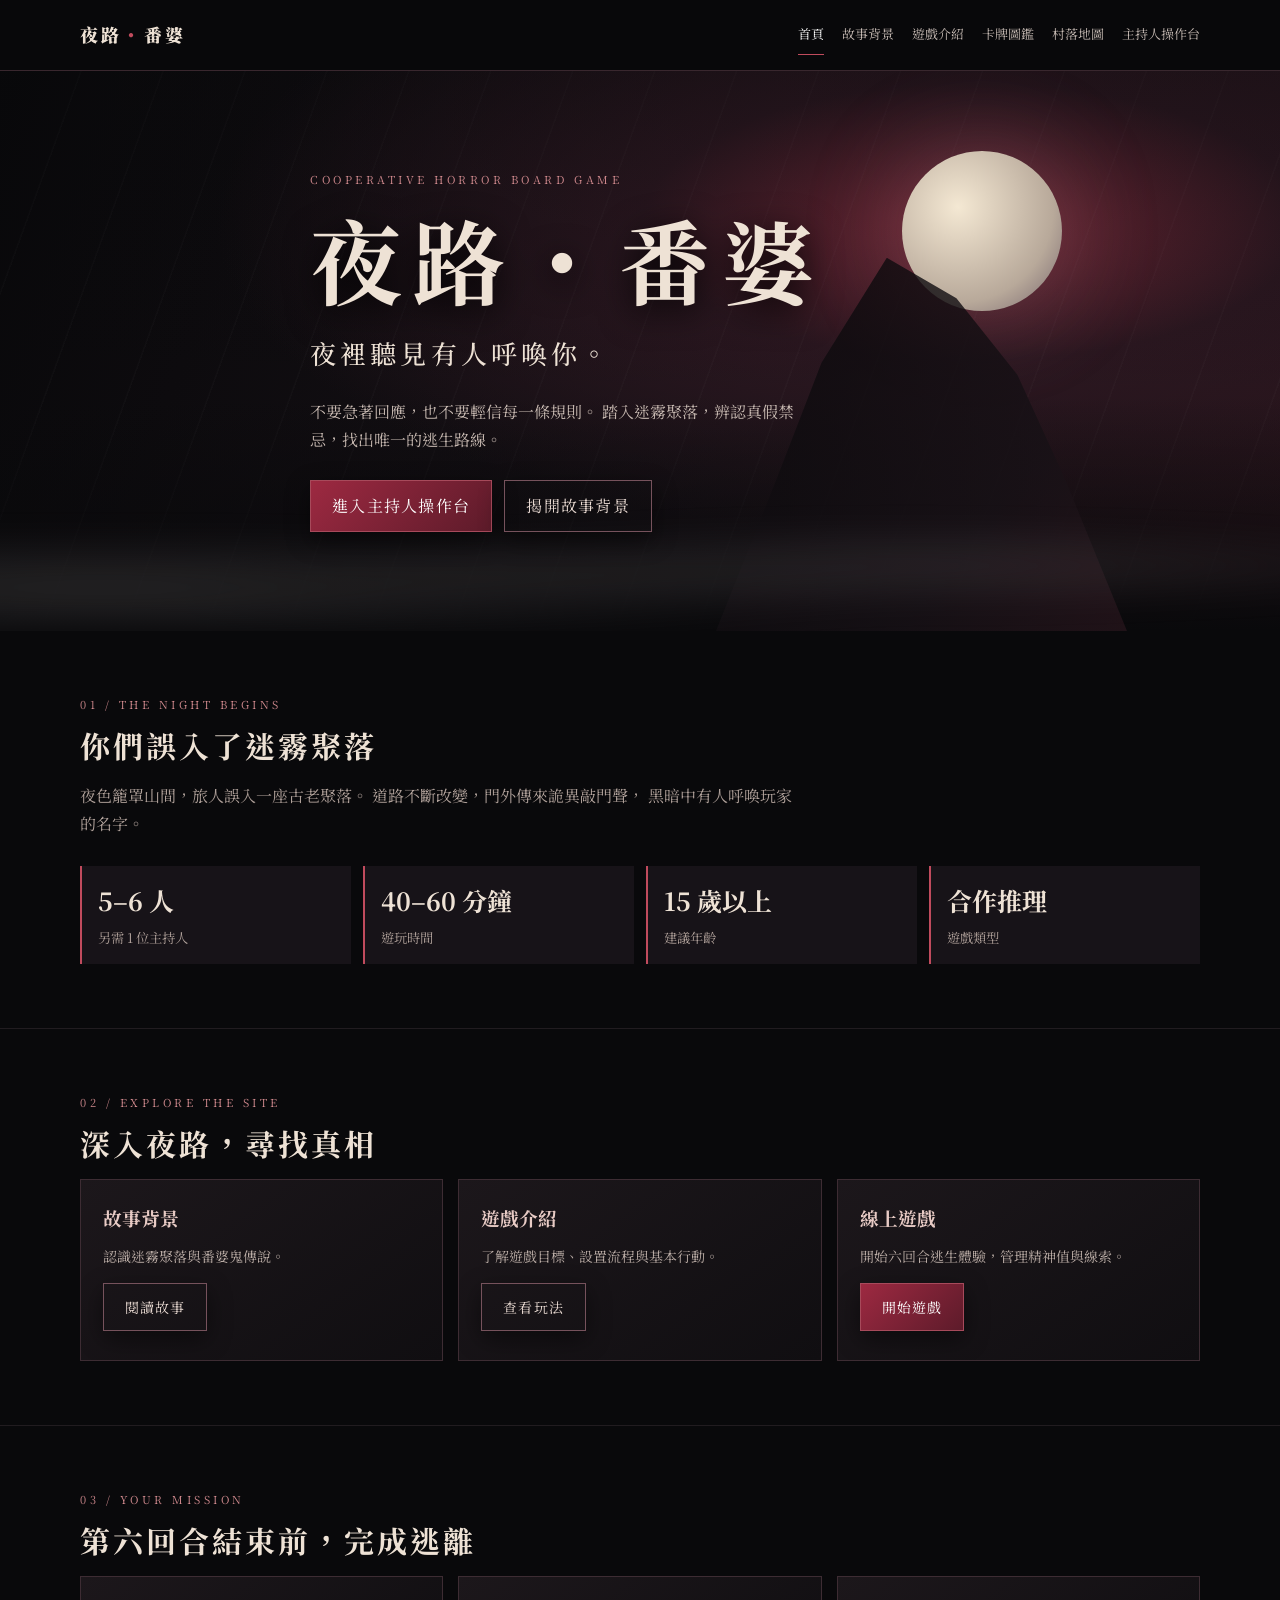
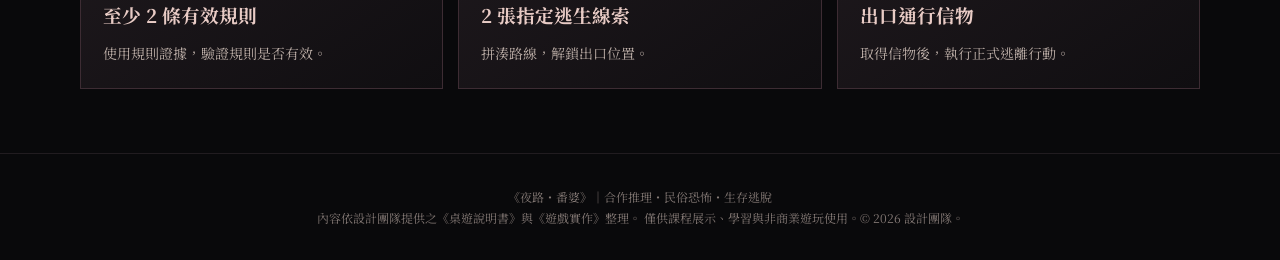
<file: index.html>
<!doctype html>
<html lang="zh-Hant">
<head>
  <meta charset="utf-8">
  <meta name="viewport" content="width=device-width, initial-scale=1">

  <title>首頁｜夜路・番婆</title>

  <!-- 網站分頁 Logo -->
  <link rel="icon" type="image/png" href="assets/logo/logo.png">

  <link rel="stylesheet" href="css/common.css">
  <link rel="stylesheet" href="css/home.css">
</head>

<body>
  <header class="topbar">
    <div class="wrap nav">
      <a class="brand" href="index.html">夜路<span>・</span>番婆</a>

      <button class="menu" id="menu" aria-label="開啟選單">☰</button>

      <nav class="navlinks" id="navlinks">
        <a href="index.html">首頁</a>
        <a href="story.html">故事背景</a>
        <a href="rules.html">遊戲介紹</a>
        <a href="cards.html">卡牌圖鑑</a>
        <a href="map.html">村落地圖</a>
        <a href="play.html">主持人操作台</a>
      </nav>
    </div>
  </header>

  <section class="hero">
    <div class="moon"></div>
    <div class="shadow-ghost"></div>
    <div class="embers"></div>
    <div class="fog"></div>

    <div class="wrap hero-copy">
      <div class="eyebrow">COOPERATIVE HORROR BOARD GAME</div>

      <h1>夜路・番婆</h1>
      <h2>夜裡聽見有人呼喚你。</h2>

      <p>
        不要急著回應，也不要輕信每一條規則。
        踏入迷霧聚落，辨認真假禁忌，找出唯一的逃生路線。
      </p>

      <div class="actions">
        <a class="btn" href="play.html">進入主持人操作台</a>
        <a class="btn ghost" href="story.html">揭開故事背景</a>
      </div>
    </div>
  </section>

  <main>
    <!-- 第一區：遊戲基本資訊 -->
    <section>
      <div class="wrap fade-in">
        <div class="kicker">01 / THE NIGHT BEGINS</div>
        <h2 class="section-title">你們誤入了迷霧聚落</h2>

        <p class="lead">
          夜色籠罩山間，旅人誤入一座古老聚落。
          道路不斷改變，門外傳來詭異敲門聲，
          黑暗中有人呼喚玩家的名字。
        </p>

        <div class="stats">
          <div class="stat">
            <b>5–6 人</b>
            <small>另需 1 位主持人</small>
          </div>

          <div class="stat">
            <b>40–60 分鐘</b>
            <small>遊玩時間</small>
          </div>

          <div class="stat">
            <b>15 歲以上</b>
            <small>建議年齡</small>
          </div>

          <div class="stat">
            <b>合作推理</b>
            <small>遊戲類型</small>
          </div>
        </div>
      </div>
    </section>

    <!-- 第二區：網站導覽 -->
    <section>
      <div class="wrap fade-in">
        <div class="kicker">02 / EXPLORE THE SITE</div>
        <h2 class="section-title">深入夜路，尋找真相</h2>

        <div class="grid">
          <article class="card">
            <h3>故事背景</h3>
            <p>認識迷霧聚落與番婆鬼傳說。</p>
            <p style="margin-top: 14px;">
              <a class="btn ghost" href="story.html">閱讀故事</a>
            </p>
          </article>

          <article class="card">
            <h3>遊戲介紹</h3>
            <p>了解遊戲目標、設置流程與基本行動。</p>
            <p style="margin-top: 14px;">
              <a class="btn ghost" href="rules.html">查看玩法</a>
            </p>
          </article>

          <article class="card">
            <h3>線上遊戲</h3>
            <p>開始六回合逃生體驗，管理精神值與線索。</p>
            <p style="margin-top: 14px;">
              <a class="btn" href="play.html">開始遊戲</a>
            </p>
          </article>
        </div>
      </div>
    </section>

    <!-- 第三區：勝利條件 -->
    <section>
      <div class="wrap fade-in">
        <div class="kicker">03 / YOUR MISSION</div>
        <h2 class="section-title">第六回合結束前，完成逃離</h2>

        <div class="grid">
          <article class="card">
            <h3>至少 2 條有效規則</h3>
            <p>使用規則證據，驗證規則是否有效。</p>
          </article>

          <article class="card">
            <h3>2 張指定逃生線索</h3>
            <p>拼湊路線，解鎖出口位置。</p>
          </article>

          <article class="card">
            <h3>出口通行信物</h3>
            <p>取得信物後，執行正式逃離行動。</p>
          </article>
        </div>
      </div>
    </section>
  </main>

  <footer class="footer">
    <div class="wrap">
      《夜路・番婆》｜合作推理・民俗恐怖・生存逃脫<br>
      內容依設計團隊提供之《桌遊說明書》與《遊戲實作》整理。
      僅供課程展示、學習與非商業遊玩使用。© 2026 設計團隊。
    </div>
  </footer>

    <script src="js/common.js"></script>
  <script src="js/home.js"></script>
</body>
</html>
</file>
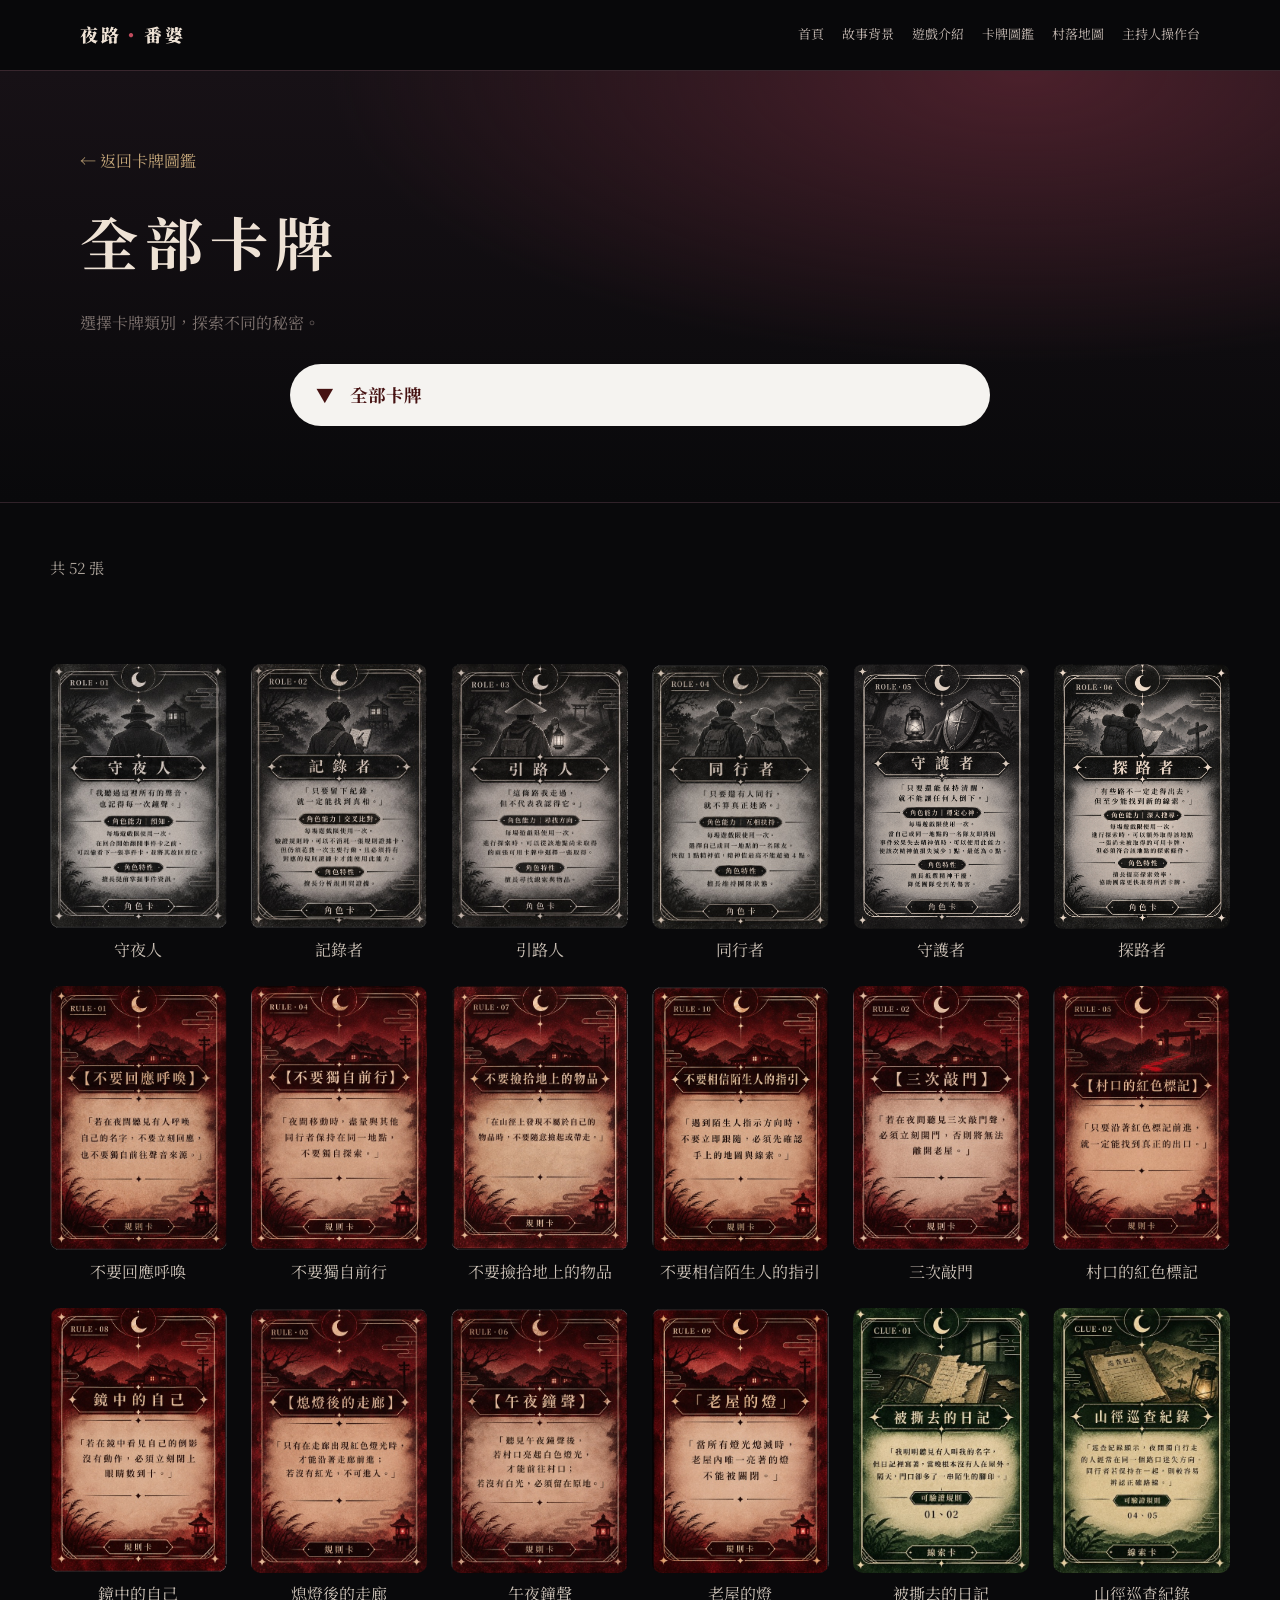
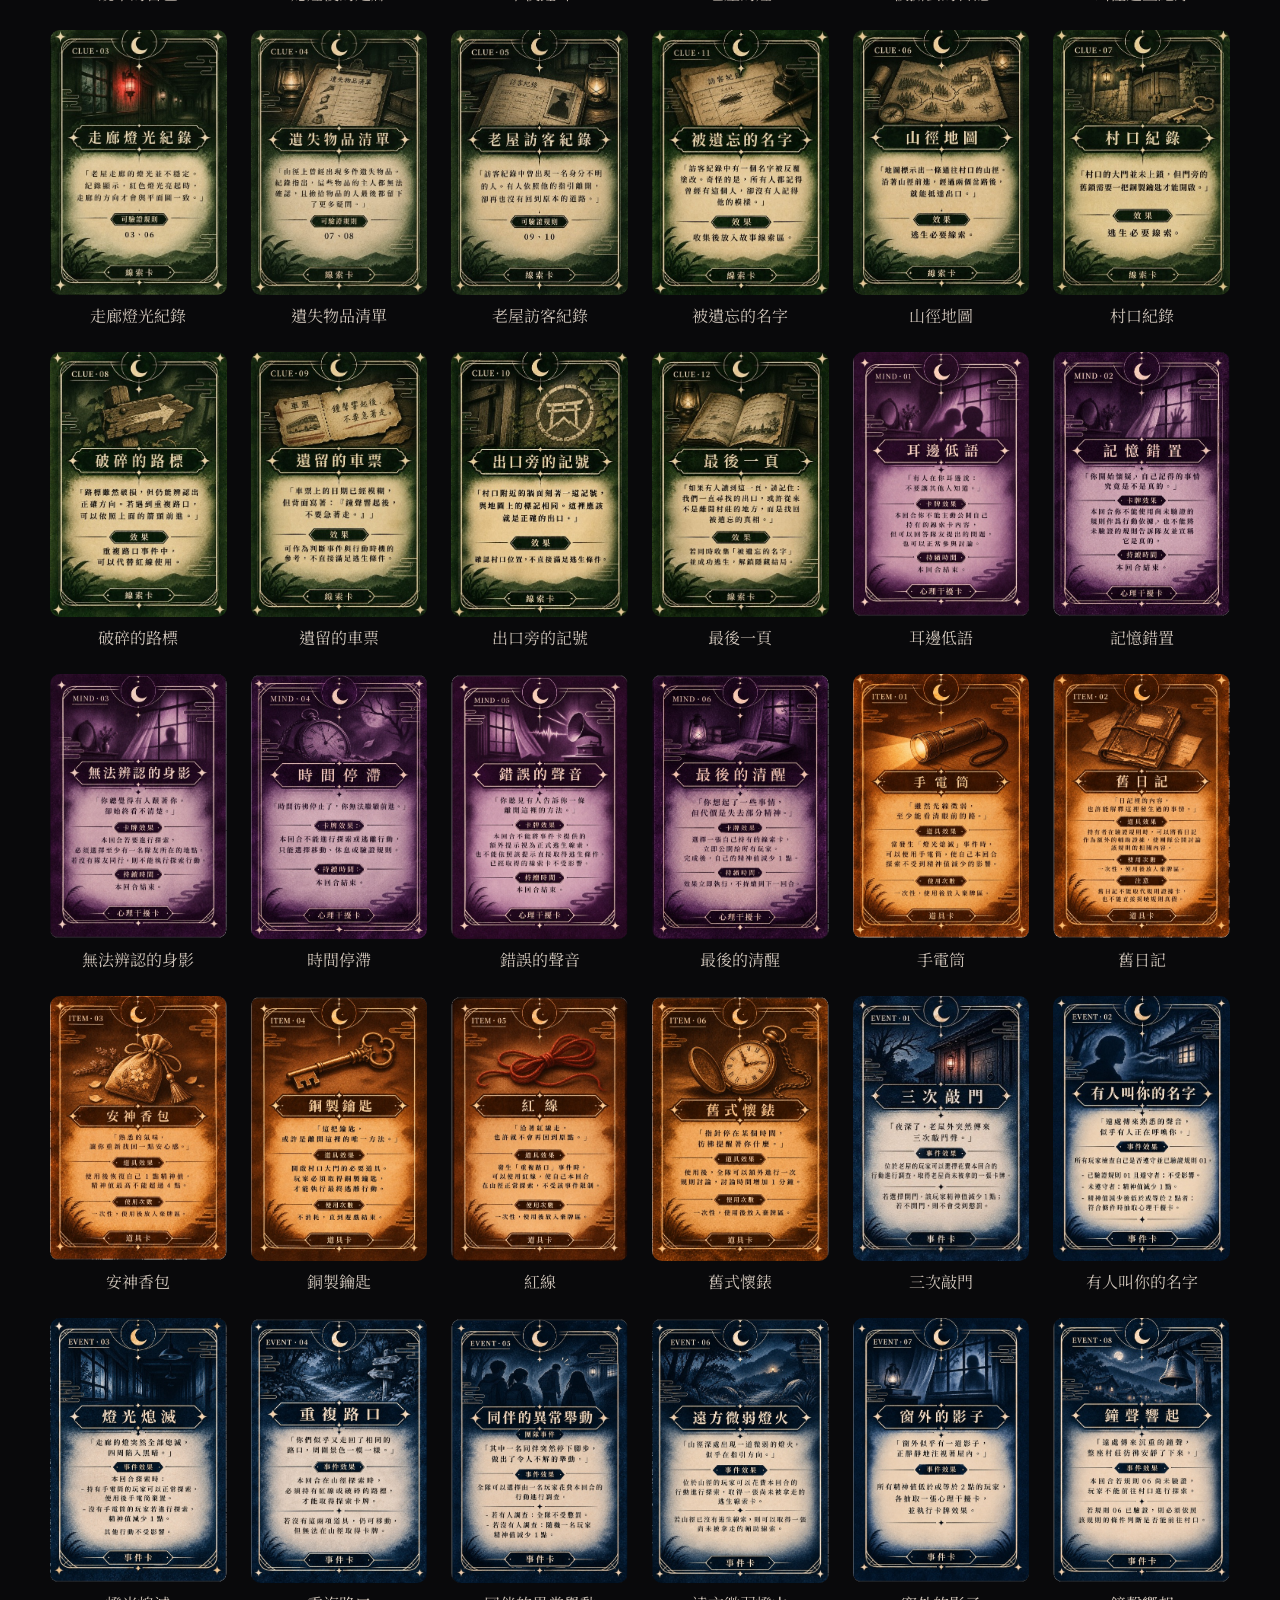
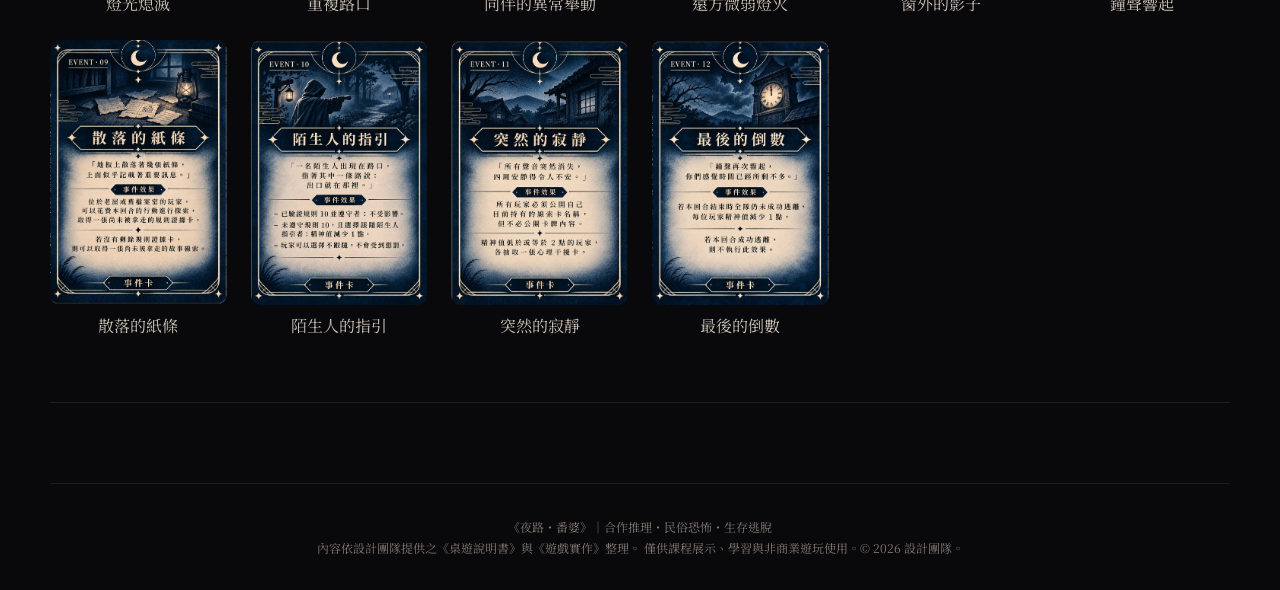
<file: card-category.html>
<!doctype html>
<html lang="zh-Hant">

<head>
  <meta charset="utf-8">
  <meta name="viewport" content="width=device-width, initial-scale=1">
  <!-- 網站分頁 Logo -->
  <link rel="icon" type="image/png" href="assets/logo/logo.png">
  <title>卡牌類別｜夜路・番婆</title>

  <!-- 共用樣式 -->
  <link rel="stylesheet" href="css/common.css">

  <!-- 分類圖鑑專用樣式 -->
  <link rel="stylesheet" href="css/card-category.css">
</head>

<body>

  <!-- 網站導覽列 -->
  <header class="topbar">
    <div class="wrap nav">

      <a class="brand" href="index.html">
        夜路<span>・</span>番婆
      </a>

      <button
        class="menu"
        id="menu"
        aria-label="開啟選單">
        ☰
      </button>

      <nav class="navlinks" id="navlinks">
        <a href="index.html">首頁</a>
        <a href="story.html">故事背景</a>
        <a href="rules.html">遊戲介紹</a>
        <a href="cards.html">卡牌圖鑑</a>
        <a href="map.html">村落地圖</a>
        <a href="play.html">主持人操作台</a>
      </nav>

    </div>
  </header>

  <!-- 頁面主視覺 -->
  <section class="page-hero">
    <div class="wrap">
      <div class="card-category__heading">
        <a href="cards.html">← 返回卡牌圖鑑</a>
        <h1 data-category-title>全部卡牌</h1>
        <p>選擇卡牌類別，探索不同的秘密。</p>
      </div>
    </div>
    <!-- 類別下拉選單 -->
      <div class="card-dropdown">

        <button
          class="card-dropdown__trigger"
          type="button"
          data-dropdown-trigger
          aria-expanded="false"
          aria-controls="cardDropdownMenu">

          <span class="card-dropdown__arrow">▼</span>
          <span data-dropdown-label>全部卡牌</span>

        </button>

        <div
          class="card-dropdown__menu"
          id="cardDropdownMenu"
          data-dropdown-menu
          hidden>
        </div>

      </div>
  </section>


  <main>

    <section class="card-category">


      

      <!-- 卡牌數量 -->
      <p class="card-category__count" data-card-count></p>

      <!-- 卡牌展示網格 -->
      <section
        class="card-archive-grid"
        data-card-grid
        aria-live="polite">
      </section>

    </section>

  </main>

  <!-- 卡牌放大視窗 -->
  <div
    class="card-modal"
    data-card-modal
    hidden
    role="dialog"
    aria-modal="true"
    aria-label="卡牌放大檢視">

    <div class="card-modal__panel">

      <button
        class="card-modal__close"
        data-modal-close
        type="button"
        aria-label="關閉">
        ×
      </button>

      <img
        class="card-modal__image"
        data-modal-image
        alt="卡牌放大圖片">

    </div>

  </div>


  <!-- 網站頁尾 -->
  <footer class="footer">
    <div class="wrap">

      《夜路・番婆》｜合作推理・民俗恐怖・生存逃脫

      <br>

      內容依設計團隊提供之《桌遊說明書》與《遊戲實作》整理。
      僅供課程展示、學習與非商業遊玩使用。© 2026 設計團隊。

    </div>
  </footer>

  <!-- 共用 JS -->
  <script src="js/common.js"></script>

  <!-- 卡牌資料 -->
  <script src="js/card-data.js"></script>

  <!-- 分類圖鑑 JS -->
  <script src="js/card-category.js"></script>

</body>
</html>
</file>
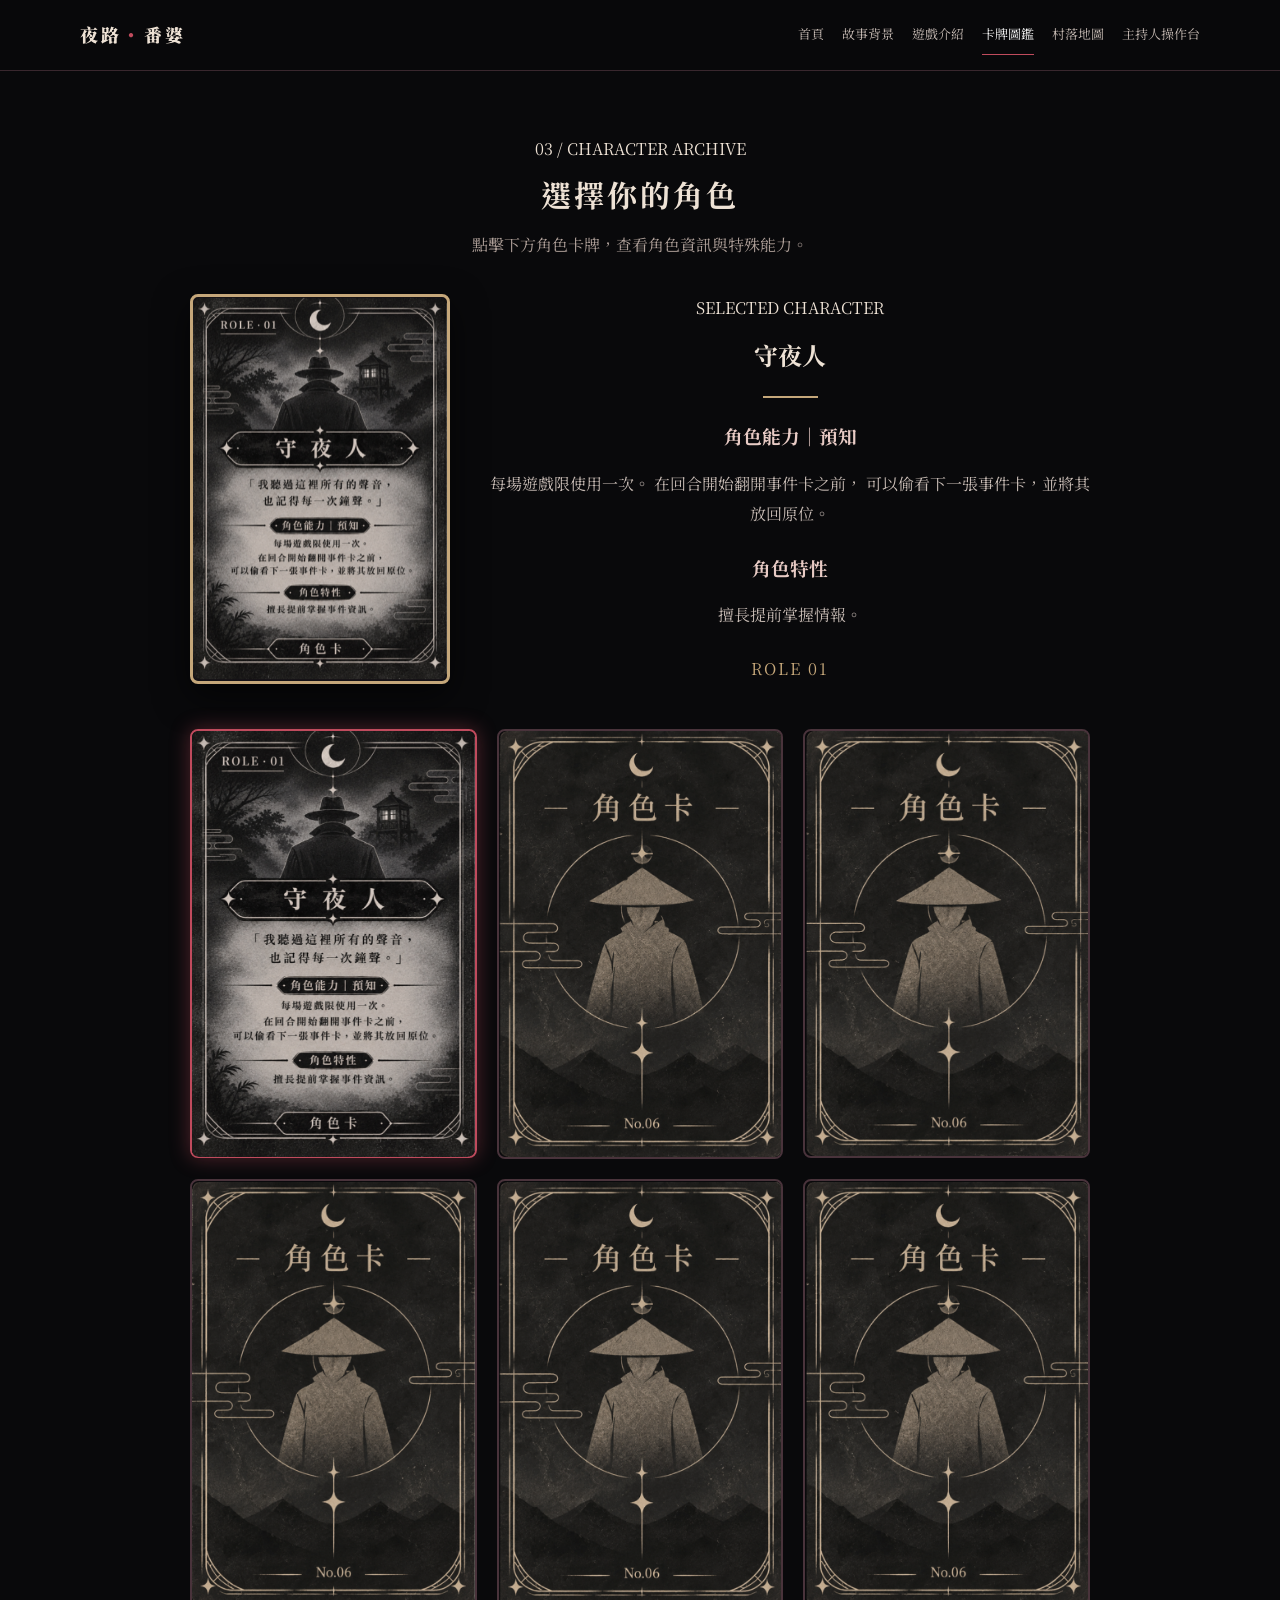
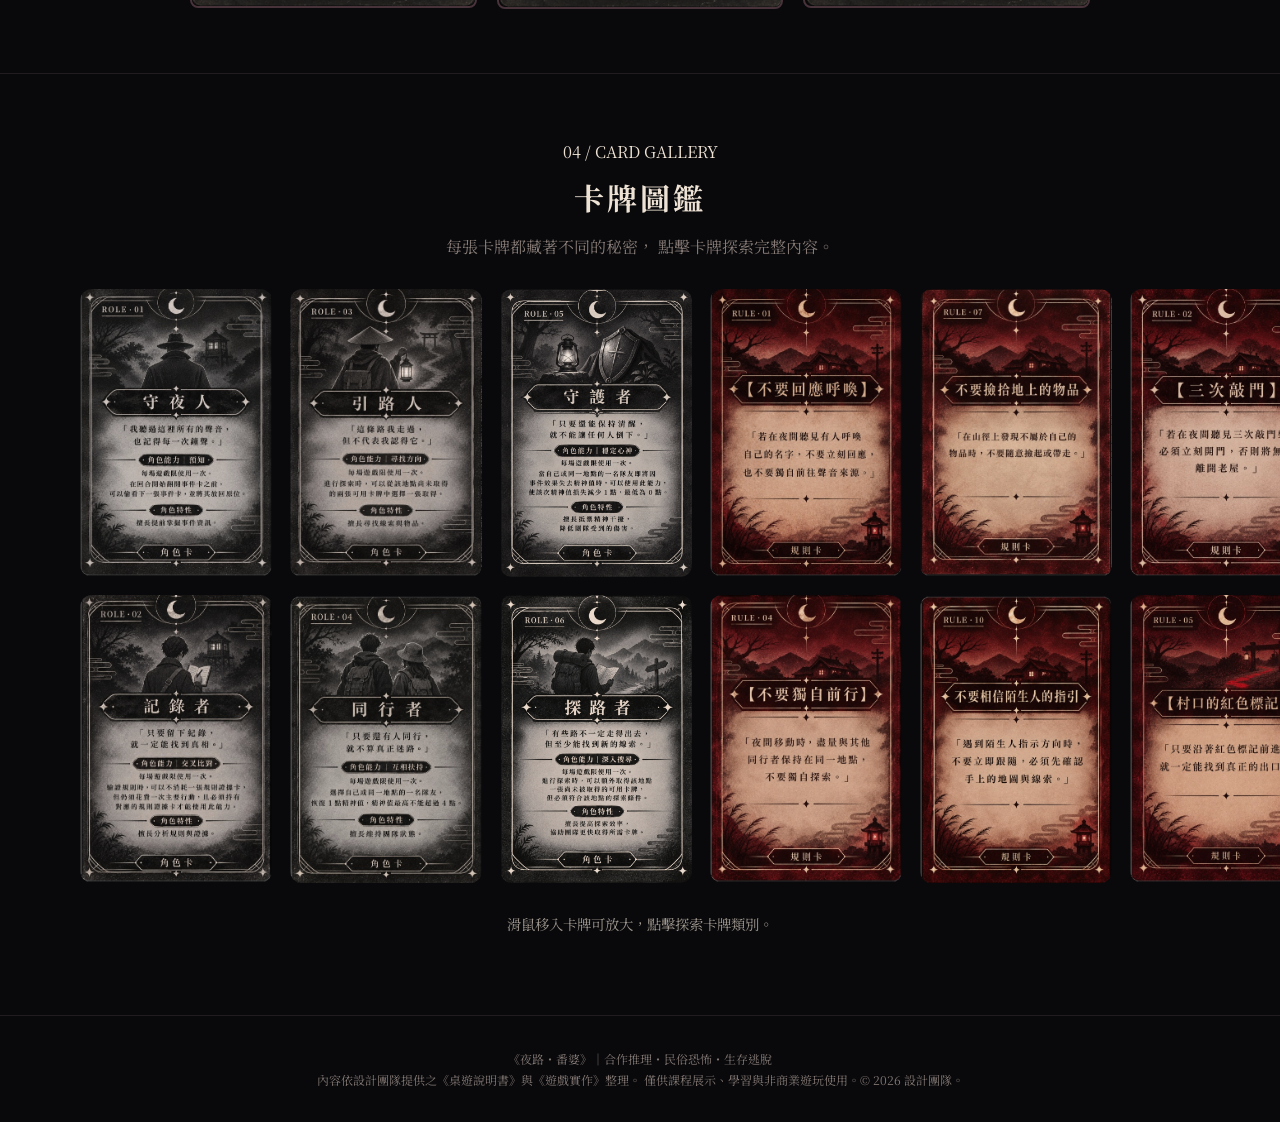
<file: cards.html>
<!doctype html>
<html lang="zh-Hant">

<head>
  <meta charset="utf-8">
  <meta name="viewport" content="width=device-width, initial-scale=1">
  <!-- 網站分頁 Logo -->
  <link rel="icon" type="image/png" href="assets/logo/logo.png">

  <title>卡牌圖鑑｜夜路・番婆</title>

  <!-- 全站共用 CSS -->
  <link rel="stylesheet" href="css/common.css">

  <!-- 卡牌展示廊專用 CSS -->
  <link rel="stylesheet" href="css/cards.css">

</head>

<body>

  <!-- =====================================
       1. 網站導覽列
  ====================================== -->

  <header class="topbar">

    <div class="wrap nav">

      <a class="brand" href="index.html">
        夜路<span>・</span>番婆
      </a>

      <button
        class="menu"
        id="menu"
        aria-label="開啟選單">
        ☰
      </button>

      <nav class="navlinks" id="navlinks">

        <a href="index.html">首頁</a>

        <a href="story.html">故事背景</a>

        <a href="rules.html">遊戲介紹</a>

        <a href="cards.html">卡牌圖鑑</a>

        <a href="map.html">村落地圖</a>

        <a href="play.html">主持人操作台</a>

      </nav>

    </div>

  </header>


  <main>
    <!-- =====================================
         3. 角色卡牌展示區
    ====================================== -->

    <section class="character-section">

      <div class="wrap fade-in">

        <div class="kicker">
          03 / CHARACTER ARCHIVE
        </div>

        <h2 class="section-title">
          選擇你的角色
        </h2>

        <p class="lead">
          點擊下方角色卡牌，查看角色資訊與特殊能力。
        </p>


        <!-- 角色卡牌與角色介紹 -->

        <div class="character-display">

          <!-- 左側：角色卡牌展示 -->

          <div class="selected-card">

            <img
              id="selectedCard"
              src="assets/role/watchman-front.png"
              alt="目前選擇的角色卡"
            >

          </div>


          <!-- 右側：角色介紹 -->

          <div
            class="character-info"
            id="characterInfo">

            <div class="kicker">
              SELECTED CHARACTER
            </div>

            <h2 id="characterName">
              守夜人
            </h2>

            <div class="character-divider"></div>

            <h3>角色能力｜預知</h3>

            <p id="characterAbility">
              每場遊戲限使用一次。
              在回合開始翻開事件卡之前，
              可以偷看下一張事件卡，並將其放回原位。
            </p>

            <h3>角色特性</h3>

            <p id="characterFeature">
              擅長提前掌握情報。
            </p>

            <div
              class="character-number"
              id="characterNumber">
              ROLE 01
            </div>

          </div>

        </div>


        <!-- 四張角色選擇卡 -->

        <div class="character-options">


          <!-- 守夜人 -->

          <button
            class="character-option active"
            data-character="watchman"
            aria-label="選擇守夜人">

            <span class="option-inner">

              <span class="option-face option-back">
                <img
                  src="assets/role/watchman-back.png"
                  alt="守夜人卡背">
              </span>

              <span class="option-face option-front">
                <img
                  src="assets/role/watchman-front.png"
                  alt="守夜人正面">
              </span>

            </span>

          </button>


          <!-- 記錄者 -->

          <button
            class="character-option"
            data-character="recorder"
            aria-label="選擇記錄者">

            <span class="option-inner">

              <span class="option-face option-back">
                <img
                  src="assets/role/recorder-back.png"
                  alt="記錄者卡背">
              </span>

              <span class="option-face option-front">
                <img
                  src="assets/role/recorder-front.png"
                  alt="記錄者正面">
              </span>

            </span>

          </button>


          <!-- 引路人 -->

          <button
            class="character-option"
            data-character="guide"
            aria-label="選擇引路人">

            <span class="option-inner">

              <span class="option-face option-back">
                <img
                  src="assets/role/guide-back.png"
                  alt="引路人卡背">
              </span>

              <span class="option-face option-front">
                <img
                  src="assets/role/guide-front.png"
                  alt="引路人正面">
              </span>

            </span>

          </button>


          <!-- 同行者 -->

          <button
            class="character-option"
            data-character="companion"
            aria-label="選擇同行者">

            <span class="option-inner">

              <span class="option-face option-back">
                <img
                  src="assets/role/companion-back.png"
                  alt="同行者卡背">
              </span>

              <span class="option-face option-front">
                <img
                  src="assets/role/companion-front.png"
                  alt="同行者正面">
              </span>

            </span>

          </button>
          <!-- 守護者 -->
          <button
            class="character-option"
            data-character="guardian"
            aria-label="選擇守護者">

            <span class="option-inner">
              <span class="option-face option-back">
                <img
                  src="assets/role/guardian-back.png"
                  alt="守護者卡背">
              </span>

              <span class="option-face option-front">
                <img
                  src="assets/role/guardian-front.png"
                  alt="守護者正面">
              </span>
            </span>
          </button>

          <!-- 探路者 -->
          <button
            class="character-option"
            data-character="scout"
            aria-label="選擇探路者">

            <span class="option-inner">
              <span class="option-face option-back">
                <img
                  src="assets/role/scout-back.png"
                  alt="探路者卡背">
              </span>

              <span class="option-face option-front">
                <img
                  src="assets/role/scout-front.png"
                  alt="探路者正面">
              </span>
            </span>
          </button>

        </div>

      </div>

    </section>


    <!-- =====================================
         4. 卡牌收藏館
    ====================================== -->

    <section
      class="card-gallery"
      id="card-gallery">

      <div class="wrap">

        <div class="card-gallery__intro">

          <div class="kicker">
            04 / CARD GALLERY
          </div>

          <h2 class="section-title">
            卡牌圖鑑
          </h2>

          <p class="lead">
            每張卡牌都藏著不同的秘密，
            點擊卡牌探索完整內容。
          </p>

        </div>


        <!-- 上排：往右移動 -->

        <div class="card-gallery__row">

          <div
            class="card-gallery__track"
            data-gallery-track="a">
          </div>

        </div>


        <!-- 下排：往左移動 -->

        <div class="card-gallery__row card-gallery__row--reverse">

          <div
            class="card-gallery__track"
            data-gallery-track="b">
          </div>

        </div>


        <p class="gallery-hint">
          滑鼠移入卡牌可放大，點擊探索卡牌類別。
        </p>

      </div>

    </section>

  </main>


  <!-- =====================================
       5. 網站頁尾
  ====================================== -->

  <footer class="footer">

    <div class="wrap">

      《夜路・番婆》｜合作推理・民俗恐怖・生存逃脫

      <br>

      內容依設計團隊提供之《桌遊說明書》與《遊戲實作》整理。
      僅供課程展示、學習與非商業遊玩使用。© 2026 設計團隊。

    </div>

  </footer>


  <!-- =====================================
       6. JavaScript
  ====================================== -->

  <!-- 全站共用 JS -->
  <script src="js/common.js"></script>

  <!-- 角色圖鑑 JS -->
  <script src="js/roles.js"></script>

  <!-- 卡牌資料 -->
  <script src="js/card-data.js"></script>

  <!-- 卡牌動態展示廊 JS -->
  <script src="js/gallery.js"></script>

</body>

</html>
</file>
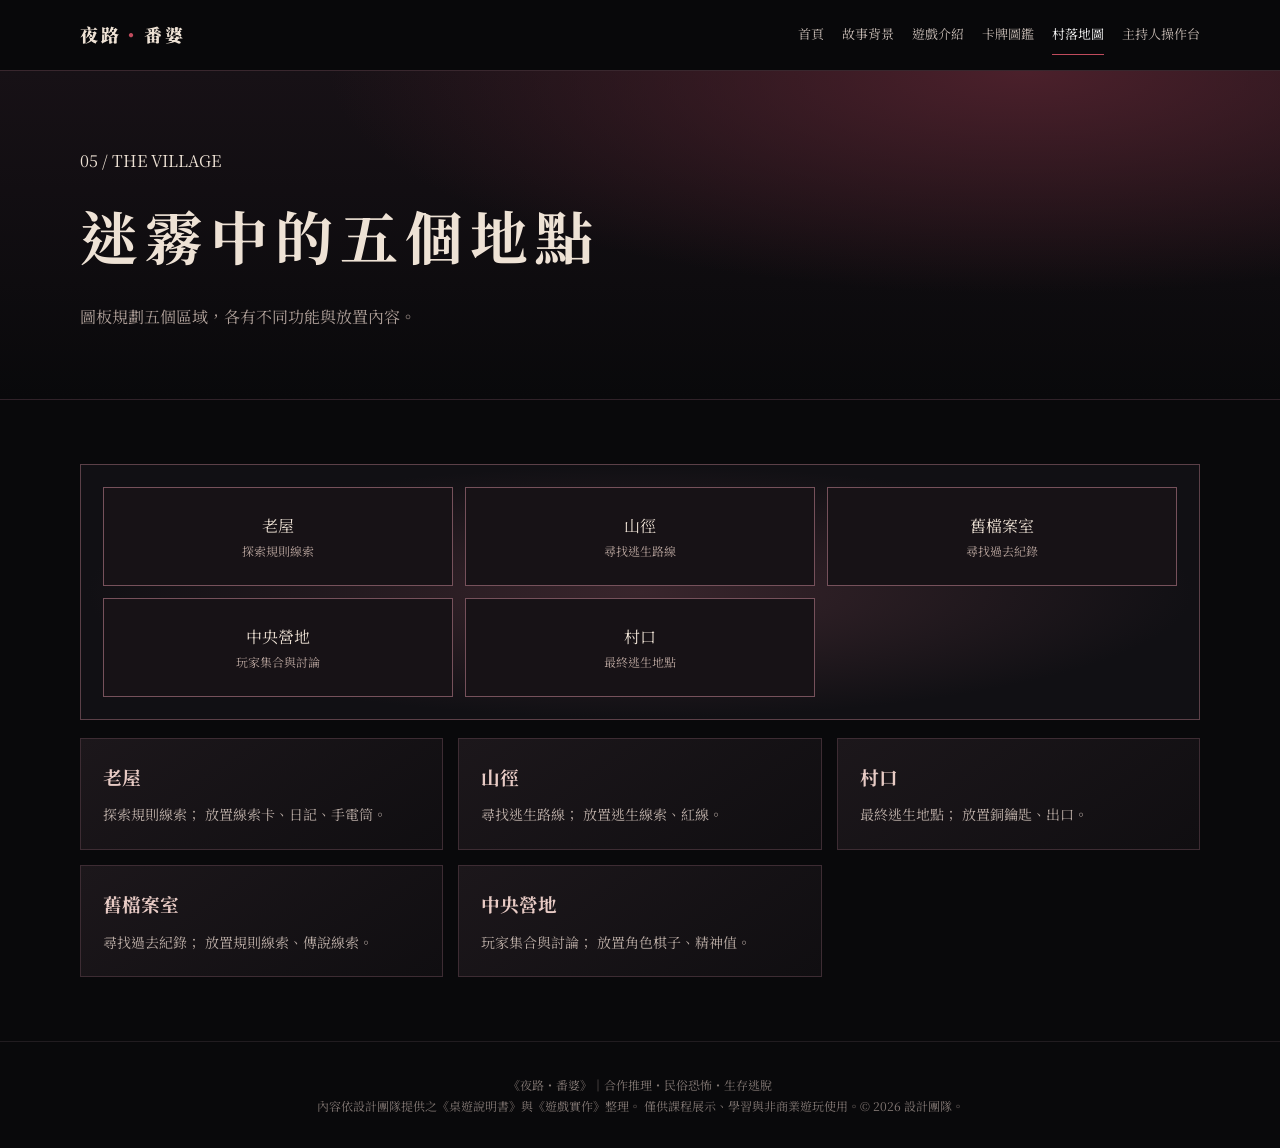
<file: map.html>
<!doctype html>
<html lang="zh-Hant">

<head>
  <meta charset="utf-8">
  <meta name="viewport" content="width=device-width, initial-scale=1">
    <!-- 網站分頁 Logo -->
  <link rel="icon" type="image/png" href="assets/logo/logo.png">
  <title>村落地圖｜夜路・番婆</title>
  <link rel="stylesheet" href="css/common.css">
  <link rel="stylesheet" href="css/map.css">
</head>

<body>
  <!-- 導覽列 -->
  <header class="topbar">
    <div class="wrap nav">
      <a class="brand" href="index.html">夜路<span>・</span>番婆</a>

      <button class="menu" id="menu" aria-label="開啟選單">
        ☰
      </button>

      <nav class="navlinks" id="navlinks">
        <a href="index.html">首頁</a>
        <a href="story.html">故事背景</a>
        <a href="rules.html">遊戲介紹</a>
        <a href="cards.html">卡牌圖鑑</a>
        <a href="map.html">村落地圖</a>
        <a href="play.html">主持人操作台</a>
      </nav>
    </div>
  </header>

  <!-- 頁面標題 -->
  <section class="page-hero">
    <div class="wrap">
      <div class="kicker">05 / THE VILLAGE</div>
      <h1>迷霧中的五個地點</h1>
      <p>圖板規劃五個區域，各有不同功能與放置內容。</p>
    </div>
  </section>

  <main>
    <section>
      <div class="wrap fade-in">

        <!-- 村落地圖 -->
        <div class="map">
          <div class="place">
            老屋
            <small>探索規則線索</small>
          </div>

          <div class="place">
            山徑
            <small>尋找逃生路線</small>
          </div>

          <div class="place">
            舊檔案室
            <small>尋找過去紀錄</small>
          </div>

          <div class="place">
            中央營地
            <small>玩家集合與討論</small>
          </div>

          <div class="place">
            村口
            <small>最終逃生地點</small>
          </div>
        </div>

        <!-- 地點功能介紹 -->
        <div class="grid" style="margin-top: 18px">

          <article class="card">
            <h3>老屋</h3>
            <p>
              探索規則線索；
              放置線索卡、日記、手電筒。
            </p>
          </article>

          <article class="card">
            <h3>山徑</h3>
            <p>
              尋找逃生路線；
              放置逃生線索、紅線。
            </p>
          </article>

          <article class="card">
            <h3>村口</h3>
            <p>
              最終逃生地點；
              放置銅鑰匙、出口。
            </p>
          </article>

          <article class="card">
            <h3>舊檔案室</h3>
            <p>
              尋找過去紀錄；
              放置規則線索、傳說線索。
            </p>
          </article>

          <article class="card">
            <h3>中央營地</h3>
            <p>
              玩家集合與討論；
              放置角色棋子、精神值。
            </p>
          </article>

        </div>
      </div>
    </section>
  </main>

  <!-- 頁尾 -->
  <footer class="footer">
    <div class="wrap">
      《夜路・番婆》｜合作推理・民俗恐怖・生存逃脫
      <br>
      內容依設計團隊提供之《桌遊說明書》與《遊戲實作》整理。
      僅供課程展示、學習與非商業遊玩使用。© 2026 設計團隊。
    </div>
  </footer>

    <script src="js/common.js"></script>
  <script src="js/map.js"></script>
</body>

</html>
</file>
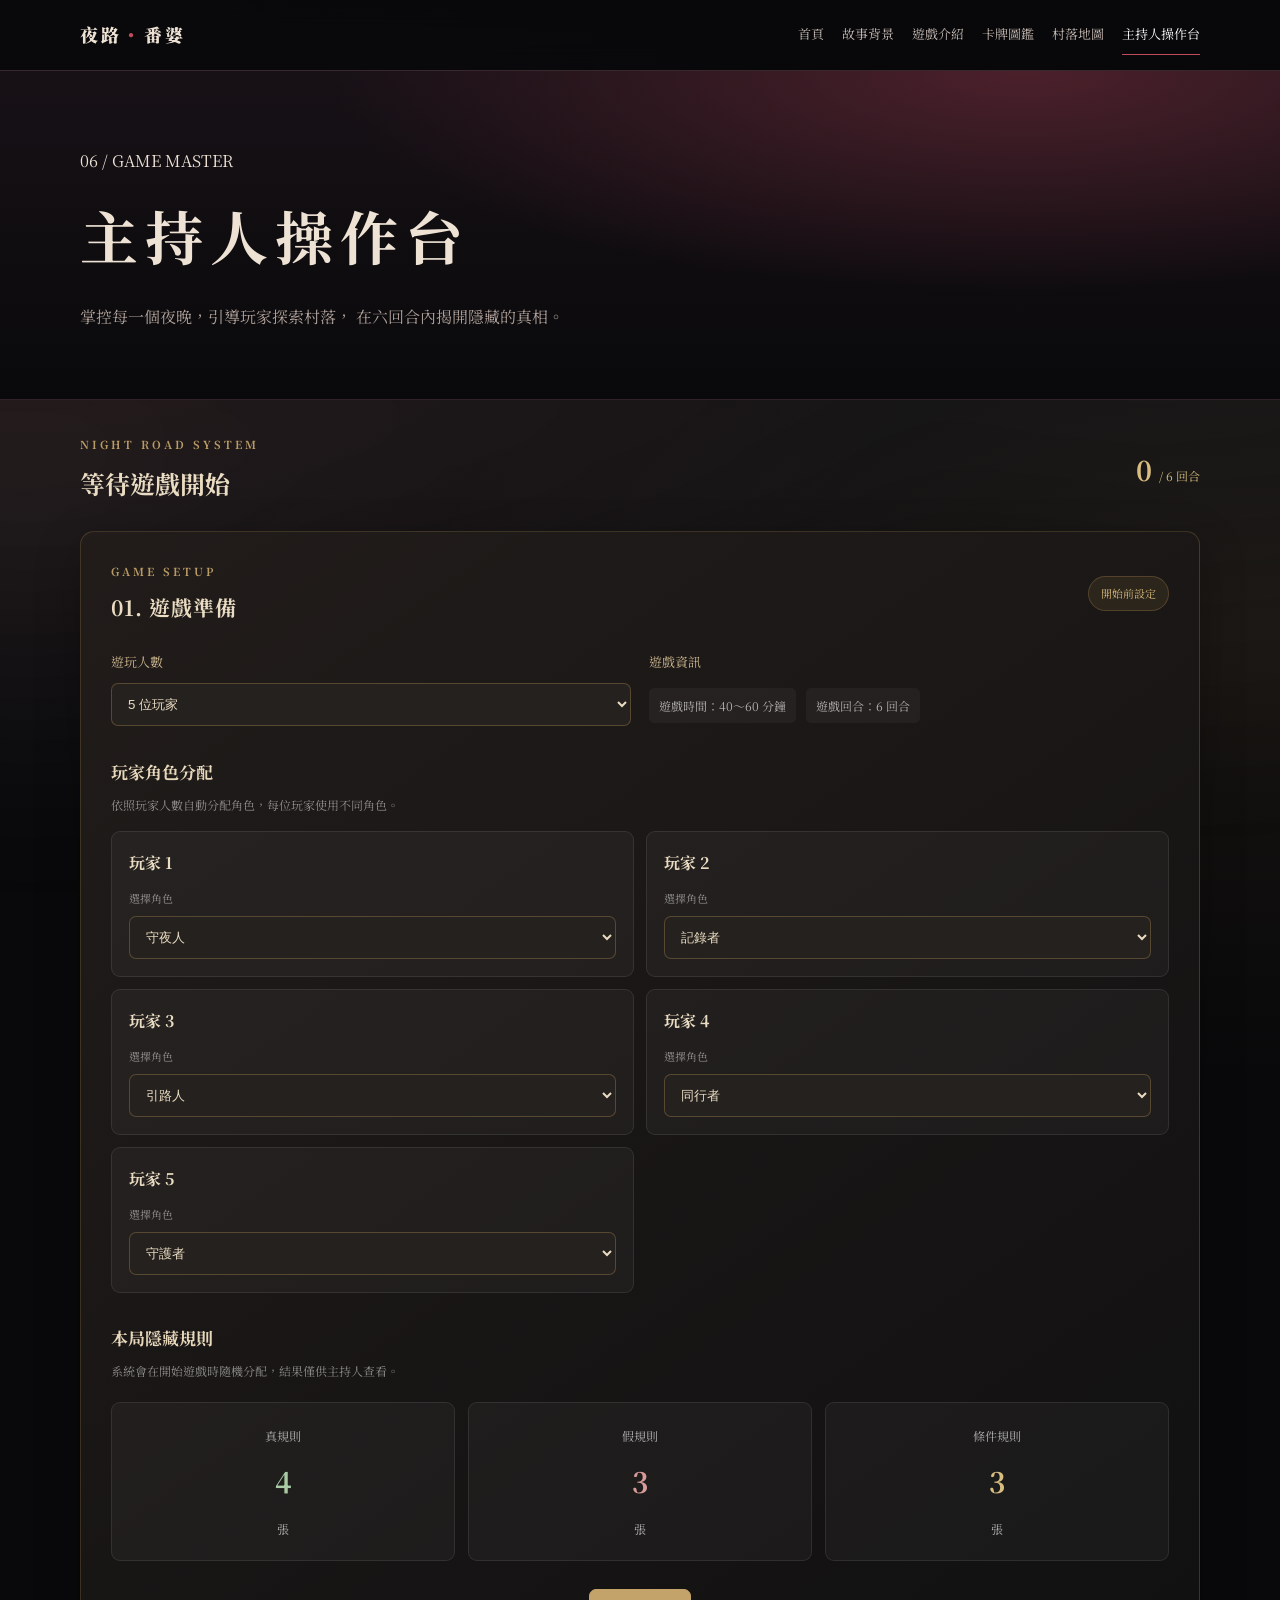
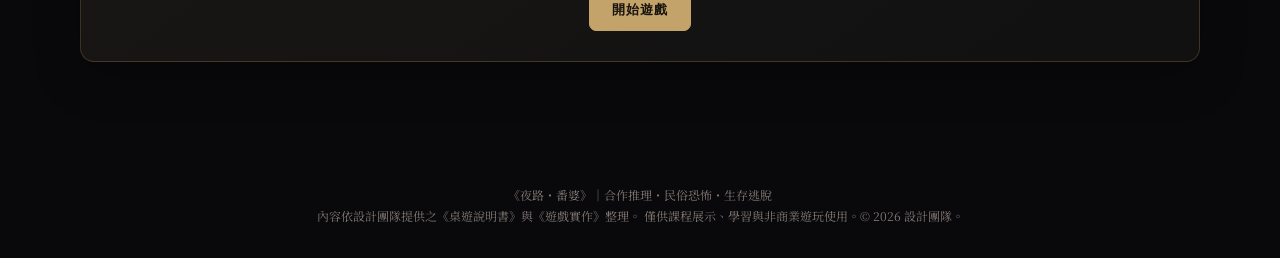
<file: play.html>
<!doctype html>
<html lang="zh-Hant">

<head>
  <meta charset="utf-8">
  <meta name="viewport" content="width=device-width, initial-scale=1">

  <link rel="icon" type="image/png" href="assets/logo/logo.png">
  <title>主持人操作台｜夜路・番婆</title>

  <link rel="stylesheet" href="css/common.css">
    <!-- 主持人操作台 -->
  <link rel="stylesheet" href="css/game/play-layout.css">

  <!-- 卡牌選擇區 -->
  <link rel="stylesheet" href="css/game/play-cards.css">

  <!-- 玩家道具背包 -->
  <link rel="stylesheet" href="css/game/play-inventory.css">

  <!-- 手機與平板排版 -->
  <link rel="stylesheet" href="css/game/play-responsive.css">

  <!-- 玩家行動狀態 -->
  <link rel="stylesheet" href="css/game/play-player-status.css">

  <!-- 懷錶倒數計時器 -->
  <link rel="stylesheet" href="css/game/play-timer.css">
</head>

<body>

  <!-- 導覽列 -->
  <header class="topbar">
    <div class="wrap nav">
      <a class="brand" href="index.html">夜路<span>・</span>番婆</a>

      <button class="menu" id="menu" aria-label="開啟選單">
        ☰
      </button>

      <nav class="navlinks" id="navlinks">
        <a href="index.html">首頁</a>
        <a href="story.html">故事背景</a>
        <a href="rules.html">遊戲介紹</a>
        <a href="cards.html">卡牌圖鑑</a>
        <a href="map.html">村落地圖</a>
        <a href="play.html">主持人操作台</a>
      </nav>
    </div>
  </header>

  <!-- 頁面標題 -->
  <section class="page-hero">
    <div class="wrap">
      <div class="kicker">06 / GAME MASTER</div>
      <h1>主持人操作台</h1>
      <p>
        掌控每一個夜晚，引導玩家探索村落，
        在六回合內揭開隱藏的真相。
      </p>
    </div>
  </section>

  <main>
    <div class="wrap play-container">

      <!-- 遊戲狀態 -->
      <div class="dashboard-header">
        <div>
          <div class="eyebrow">NIGHT ROAD SYSTEM</div>
          <h2 id="mainStatus">等待遊戲開始</h2>
        </div>

        <div class="round-indicator">
          <span id="roundNumber">0</span>
          <small>/ 6 回合</small>
        </div>
      </div>

      <!-- =================================
           第一區：遊戲準備
      ================================== -->
      <section class="host-panel" id="setupPanel">

        <div class="panel-heading">
          <div>
            <div class="eyebrow">GAME SETUP</div>
            <h2>01. 遊戲準備</h2>
          </div>
          <span class="panel-tag">開始前設定</span>
        </div>

        <div class="setup-row">
          <div class="setup-field">
            <label for="playerCount">遊玩人數</label>
            <select id="playerCount">
              <option value="5">5 位玩家</option>
              <option value="6">6 位玩家</option>
            </select>
          </div>

          <div class="setup-field">
            <label>遊戲資訊</label>
            <div class="setup-info">
              <span>遊戲時間：40～60 分鐘</span>
              <span>遊戲回合：6 回合</span>
            </div>
          </div>
        </div>

        <!-- 角色分配 -->
        <div class="sub-heading">
          <h3>玩家角色分配</h3>
          <p>依照玩家人數自動分配角色，每位玩家使用不同角色。</p>
        </div>

        <div class="player-setup-grid" id="playerSetupGrid">
          <!-- JS 產生玩家 -->
        </div>

        <!-- 規則卡 -->
        <div class="sub-heading">
          <h3>本局隱藏規則</h3>
          <p>系統會在開始遊戲時隨機分配，結果僅供主持人查看。</p>
        </div>

        <div class="rule-count-grid">
          <div class="rule-count-card true-count">
            <span>真規則</span>
            <strong>4</strong>
            <small>張</small>
          </div>

          <div class="rule-count-card false-count">
            <span>假規則</span>
            <strong>3</strong>
            <small>張</small>
          </div>

          <div class="rule-count-card conditional-count">
            <span>條件規則</span>
            <strong>3</strong>
            <small>張</small>
          </div>
        </div>

        <div class="setup-actions">
          <button class="primary-btn" id="startGame">
            開始遊戲
          </button>
        </div>

      </section>

      <!-- =================================
           第二區：本局規則
      ================================== -->
      <section class="host-panel" id="rulesPanel" hidden>

        <div class="panel-heading">
          <div>
            <div class="eyebrow">HIDDEN RULES</div>
            <h2>02. 本局隱藏規則</h2>
          </div>
          <span class="panel-tag">主持人專用</span>
        </div>

        <div class="rule-count-grid" id="ruleSummary">
          <!-- JS 產生統計 -->
        </div>

        <div class="rule-list" id="ruleList">
          <!-- JS 產生規則 -->
        </div>

      </section>

  

      <!-- =================================
           第三區：回合操作
      ================================== -->
      <section class="host-panel" id="roundPanel" hidden>

        <div class="panel-heading">
          <div>
            <div class="eyebrow">ROUND CONTROL</div>
            <h2>03. 回合操作</h2>
          </div>
          <span class="round-badge" id="currentRoundBadge">
            第 1 回合
          </span>
        </div>

        <!-- 回合階段 -->
        <div class="phase-list" id="phaseList">
          <div class="phase-item active" data-phase="event">
            <span>01</span>
            <div>
              <b>事件階段</b>
              <small>抽取事件卡、宣讀事件</small>
            </div>
          </div>

          <div class="phase-item" data-phase="discussion">
            <span>02</span>
            <div>
              <b>討論階段</b>
              <small>玩家討論與分配行動</small>
            </div>
          </div>

          <div class="phase-item" data-phase="action">
            <span>03</span>
            <div>
              <b>行動階段</b>
              <small>玩家依序選擇行動</small>
            </div>
          </div>

          <div class="phase-item" data-phase="settlement">
            <span>04</span>
            <div>
              <b>結算階段</b>
              <small>確認卡牌效果與精神值</small>
            </div>
          </div>
        </div>

        <!-- 階段內容 -->
        <div class="phase-content">

          <div class="event-display" id="eventDisplay">
            <div class="eyebrow">TONIGHT'S EVENT</div>
            <h3 id="eventTitle">等待事件抽取</h3>
            <p id="eventDescription">
              開始回合後，系統將顯示本回合的事件內容。
            </p>
          </div>

          <div class="host-hint" id="hostHint">
            <strong>主持人提示</strong>
            <p id="hostHintText">
              請抽取事件卡，並向玩家宣讀事件內容。
            </p>
          </div>

          <!-- 玩家行動 -->
          <div class="action-area" id="actionArea" hidden>

            <h3>玩家行動管理</h3>

            <div class="action-player-select">
              <label for="activePlayer">選擇目前玩家</label>
              <select id="activePlayer"></select>
            </div>

            <div class="action-buttons">
              <button class="game-action" data-action="explore">
                <span>⌕</span>
                探索
              </button>

              <button class="game-action" data-action="verify">
                <span>◇</span>
                驗證規則
              </button>

              <button class="game-action" data-action="rest">
                <span>♡</span>
                休息
              </button>

              <button class="game-action" data-action="escape">
                <span>↗</span>
                前往出口
              </button>
            </div>

            <div class="action-result" id="actionResult">
              請選擇玩家及行動。
            </div>

            <!-- 探索卡牌選擇 -->
            <div id="exploreCardPicker"></div>
            <div id="exploreCardResult"></div>

            <!-- 規則驗證 -->
            <div id="verifyCardPicker"></div>
            <!-- =================================
                玩家道具背包
            ================================== -->
            <div class="inventory-area" id="inventoryArea">

              <div class="sub-heading">
                <h3>玩家道具背包</h3>
                <p>查看目前玩家持有的道具，並執行道具效果。</p>
              </div>

              <!-- 道具列表 -->
              <div class="inventory-grid" id="inventoryGrid">
                <p class="inventory-empty">
                  請先選擇玩家。
                </p>
              </div>

              <!-- 道具詳細資訊 -->
              <div class="inventory-detail" id="inventoryDetail" hidden>
                <h4 id="inventoryItemName">道具名稱</h4>

                <p id="inventoryItemDescription">
                  道具效果說明
                </p>

                <div class="inventory-use-options" id="inventoryUseOptions">
                  <!-- JS 產生使用條件 -->
                </div>

                <button
                  type="button"
                  class="primary-btn"
                  id="useItemButton"
                  disabled
                >
                  使用道具
                </button>
              </div>

            </div>
          </div>

          <!-- 階段控制 -->
          <!-- 階段與回合控制 -->
        <div class="control-row">
          <button class="secondary-btn" id="previousPhase" disabled>
            上一階段
          </button>

          <button class="primary-btn" id="nextPhase">
            下一階段
          </button>

          <button class="secondary-btn" id="previousRound" disabled>
            上一回合
          </button>

        </div>

      </section>
      <!-- =================================
           第四區：玩家狀態
      ================================== -->
      <details class="host-panel collapsible-panel" id="playersPanel" open>

        <summary class="panel-heading collapsible-heading">
          <div>
            <div class="eyebrow">PLAYER STATUS</div>
            <h2>04. 玩家狀態</h2>
          </div>

          <div class="collapsible-right">
            <span class="panel-tag">即時紀錄</span>
            <span class="collapse-arrow">⌄</span>
          </div>
        </summary>

        <div class="player-grid" id="playerGrid">
          <!-- JS 產生玩家資料 -->
        </div>

      </details>

      <!-- =================================
           第五區：遊戲紀錄
      ================================== -->
      <details class="host-panel collapsible-panel" id="logPanel" open>

        <summary class="panel-heading collapsible-heading">
          <div>
            <div class="eyebrow">GAME RECORD</div>
            <h2>05. 遊戲紀錄</h2>
          </div>

          <div class="collapsible-right">
            <span class="panel-tag">即時紀錄</span>
            <span class="collapse-arrow">⌄</span>
          </div>
        </summary>

        <div class="game-log" id="gameLog">
          <p>— 尚無遊戲紀錄。</p>
        </div>

      </details>

      <!-- 重新開始 -->
      <div class="bottom-controls" id="bottomControls" hidden>
        <button class="reset-btn" id="resetGame">
          重新開始遊戲
        </button>
      </div>

    </div>
  </main>

  <!-- 頁尾 -->
  <footer class="footer">
    <div class="wrap">
      《夜路・番婆》｜合作推理・民俗恐怖・生存逃脫
      <br>
      內容依設計團隊提供之《桌遊說明書》與《遊戲實作》整理。
      僅供課程展示、學習與非商業遊玩使用。© 2026 設計團隊。
    </div>
  </footer>
  <!-- 共用網站程式 -->
  <script src="js/common.js"></script>

  <!-- 遊戲核心模組 -->
  <script src="js/game/game-data.js"></script>
  <script src="js/game/game-state.js"></script>
  <script src="js/game/game-history.js"></script>
  <script src="js/game/game-card-selector.js"></script>
  
  <script src="js/game/effects-core.js"></script>
  <script src="js/game/effects-rules.js"></script>
  <script src="js/game/effects-player.js"></script>
  <script src="js/game/effects-items.js"></script>
  <script src="js/game/effects-clues.js"></script>
  <script src="js/game/effects-events.js"></script>
  <script src="js/game/effects-cards.js"></script>
  <script src="js/game/effects-escape.js"></script>
  <script src="js/game/game-card-effects.js"></script>

  <!-- 主持人操作台：共用設定與工具 -->
  <script src="js/game/play-config.js"></script>
  <script src="js/game/play-utils.js"></script>

  <!-- 主持人操作台：功能模組 -->
  <script src="js/game/play-setup.js"></script>
  <script src="js/game/play-render.js"></script>
  <script src="js/game/play-inventory.js"></script>
  <script src="js/game/play-cards.js"></script>
  <script src="js/game/play-actions.js"></script>
  <script src="js/game/play-round.js"></script>
  <script src="js/game/play-timer.js"></script>
  <!-- 主程式：最後載入 -->
  <script src="js/game/play.js"></script>
</html>
</file>
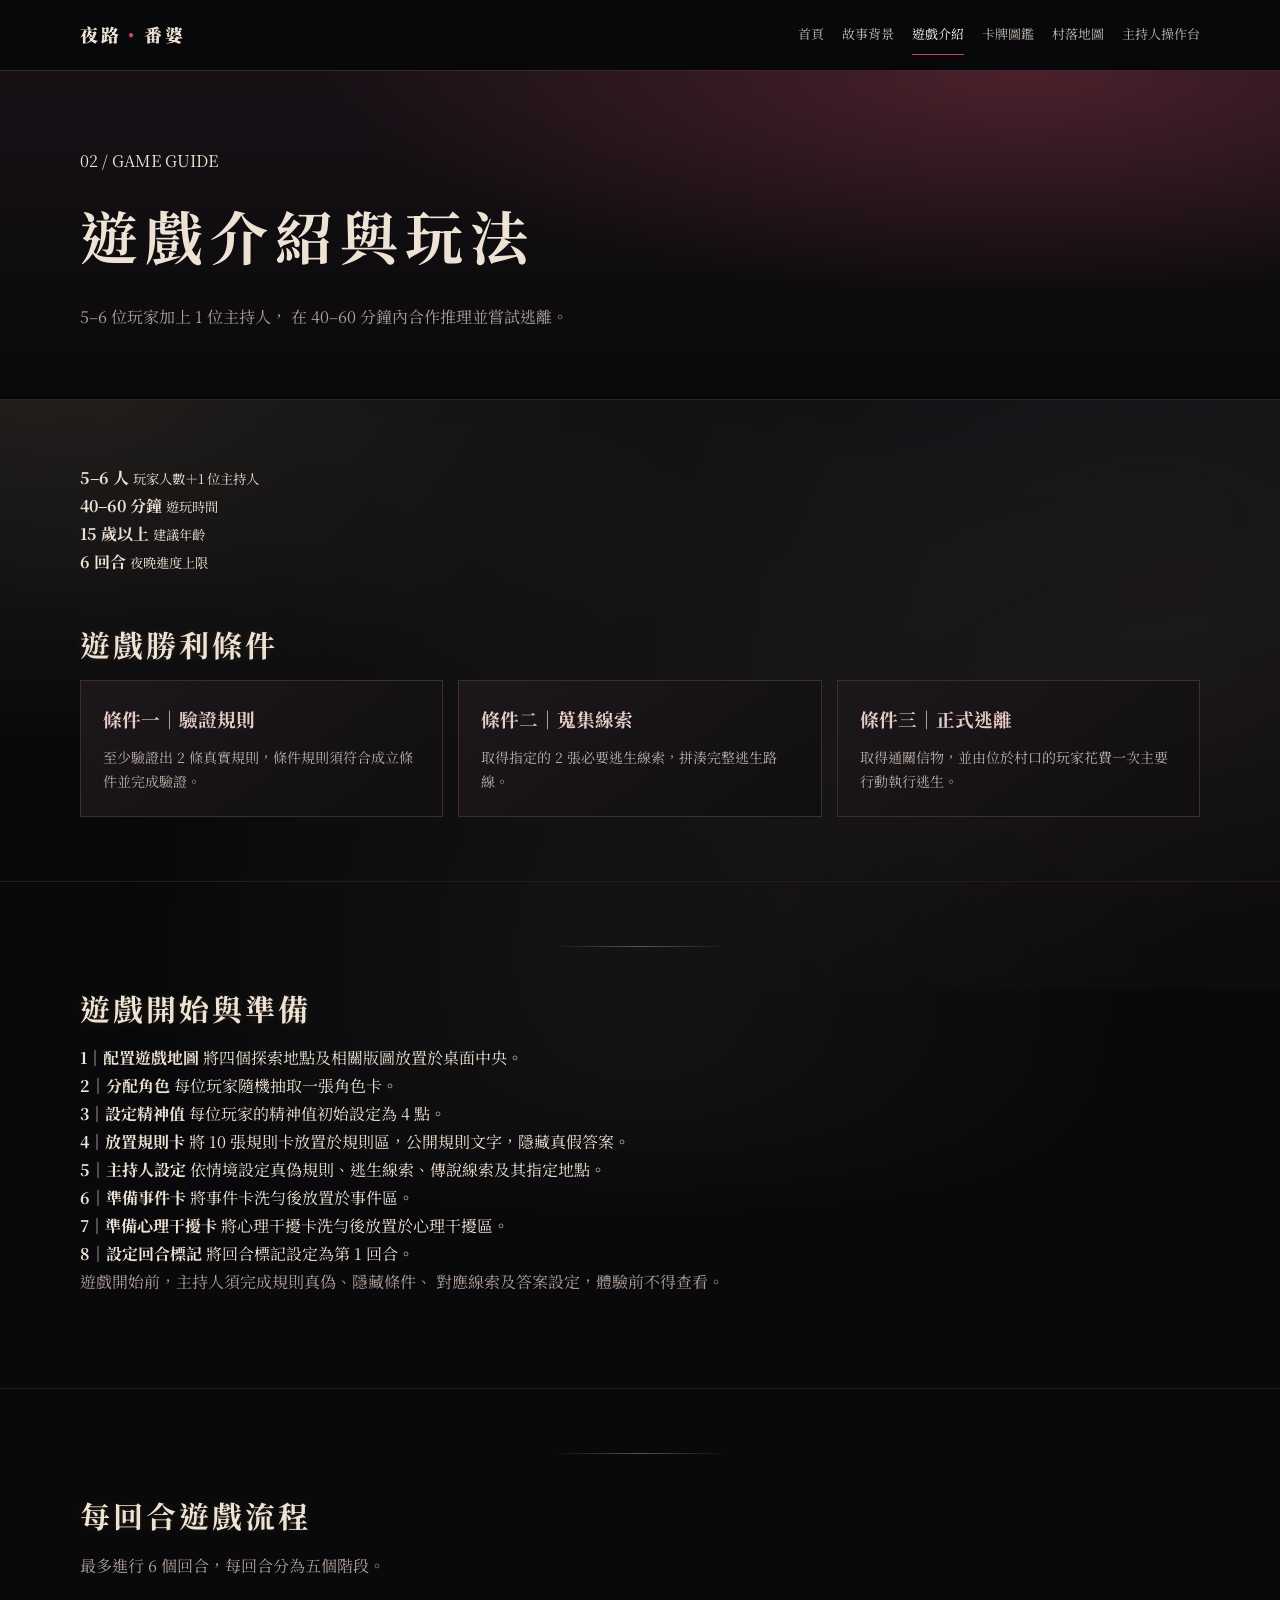
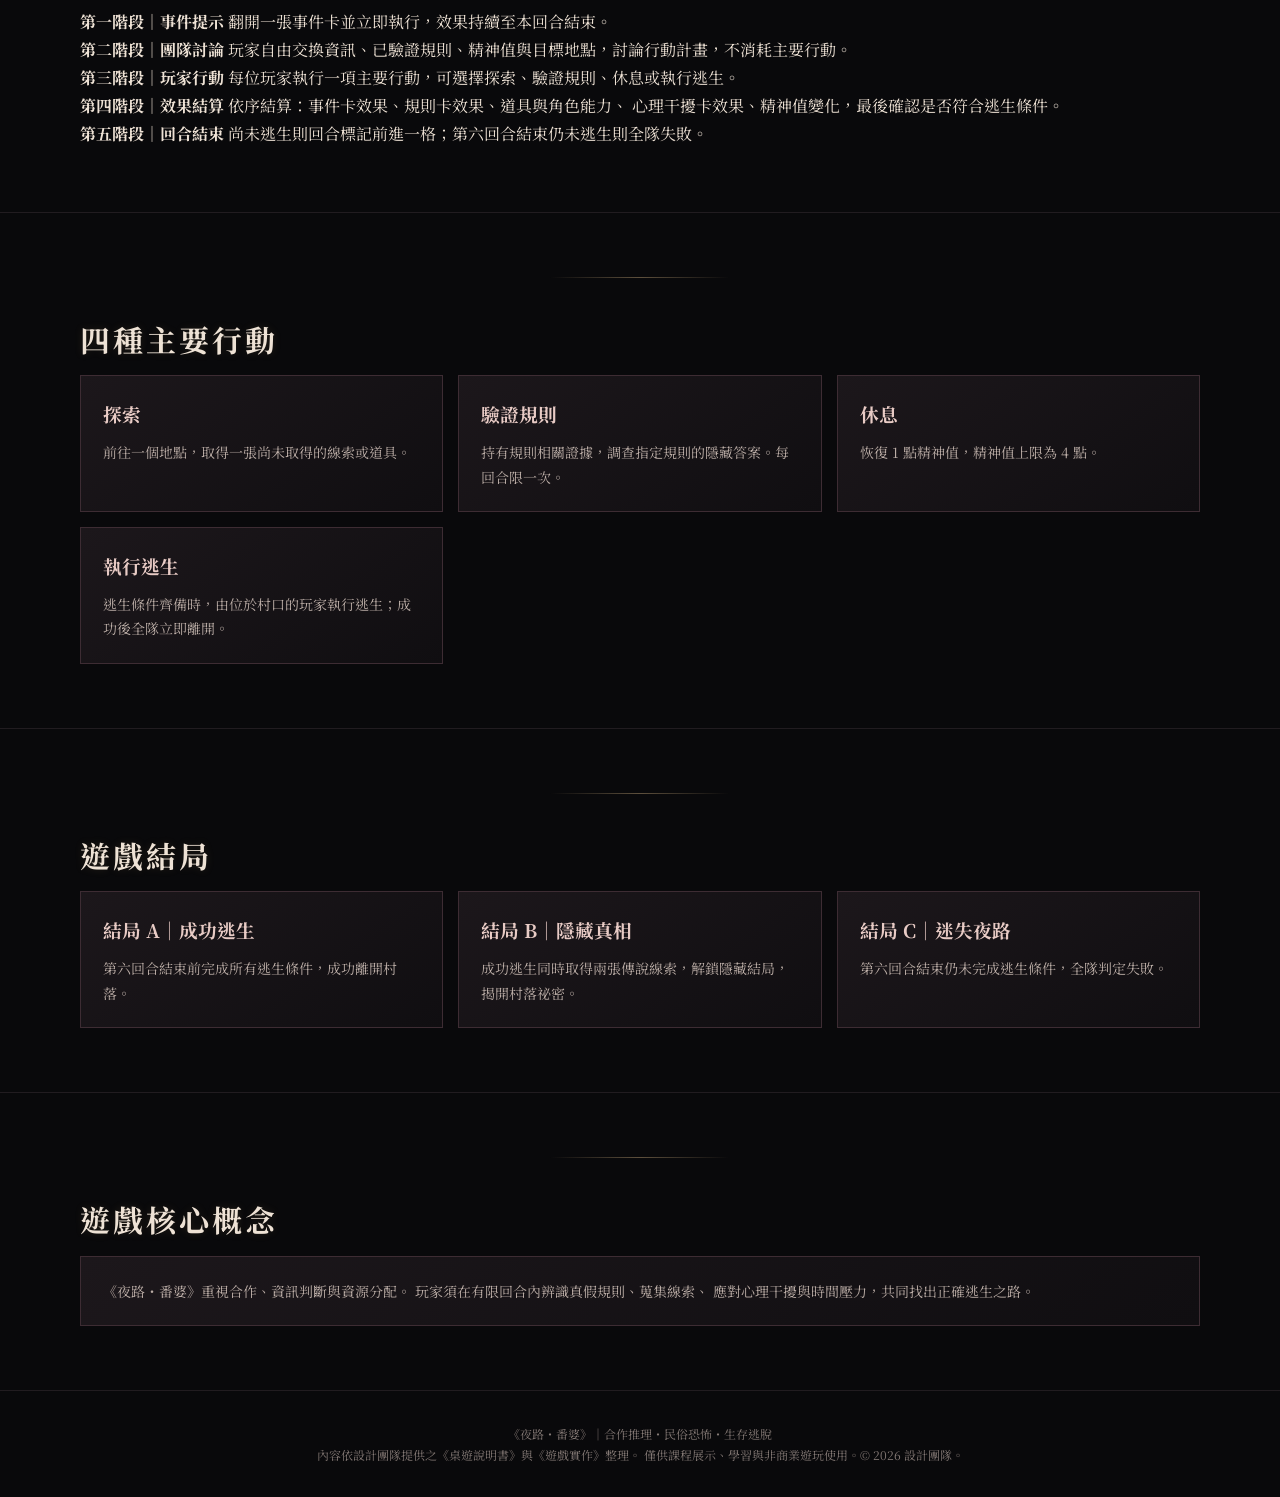
<file: rules.html>
<!doctype html>
<html lang="zh-Hant">

<head>
  <meta charset="utf-8">
  <meta name="viewport" content="width=device-width, initial-scale=1">
    <!-- 網站分頁 Logo -->
  <link rel="icon" type="image/png" href="assets/logo/logo.png">
  <title>遊戲介紹｜夜路・番婆</title>
  <link rel="stylesheet" href="css/common.css">
  <link rel="stylesheet" href="css/rules.css">
</head>

<body>
  <!-- 導覽列 -->
  <header class="topbar">
    <div class="wrap nav">
      <a class="brand" href="index.html">夜路<span>・</span>番婆</a>

      <button class="menu" id="menu" aria-label="開啟選單">
        ☰
      </button>

      <nav class="navlinks" id="navlinks">
        <a href="index.html">首頁</a>
        <a href="story.html">故事背景</a>
        <a href="rules.html">遊戲介紹</a>
        <a href="cards.html">卡牌圖鑑</a>
        <a href="map.html">村落地圖</a>
        <a href="play.html">主持人操作台</a>
      </nav>
    </div>
  </header>

  <!-- 頁面標題 -->
  <section class="page-hero">
    <div class="wrap">
      <div class="kicker">02 / GAME GUIDE</div>
      <h1>遊戲介紹與玩法</h1>
      <p>
        5–6 位玩家加上 1 位主持人，
        在 40–60 分鐘內合作推理並嘗試逃離。
      </p>
    </div>
  </section>

    
  <main>

    <!-- 01 遊戲基本資訊 -->
    <section>
      <div class="wrap fade-in">

        <div class="stats">
          <div class="stat">
            <b>5–6 人</b>
            <small>玩家人數＋1 位主持人</small>
          </div>

          <div class="stat">
            <b>40–60 分鐘</b>
            <small>遊玩時間</small>
          </div>

          <div class="stat">
            <b>15 歲以上</b>
            <small>建議年齡</small>
          </div>

          <div class="stat">
            <b>6 回合</b>
            <small>夜晚進度上限</small>
          </div>
        </div>

        <h2 class="section-title" style="margin-top: 42px">
          遊戲勝利條件
        </h2>

        <div class="grid">
          <article class="card">
            <h3>條件一｜驗證規則</h3>
            <p>至少驗證出 2 條真實規則，條件規則須符合成立條件並完成驗證。</p>
          </article>

          <article class="card">
            <h3>條件二｜蒐集線索</h3>
            <p>取得指定的 2 張必要逃生線索，拼湊完整逃生路線。</p>
          </article>

          <article class="card">
            <h3>條件三｜正式逃離</h3>
            <p>取得通關信物，並由位於村口的玩家花費一次主要行動執行逃生。</p>
          </article>
        </div>

      </div>
    </section>


    <!-- 02 遊戲開始與準備 -->
    <section>
      <div class="wrap fade-in">

        <h2 class="section-title">遊戲開始與準備</h2>

        <div class="rule-list">

          <div class="rule">
            <strong>1｜配置遊戲地圖</strong>
            <span>將四個探索地點及相關版圖放置於桌面中央。</span>
          </div>

          <div class="rule">
            <strong>2｜分配角色</strong>
            <span>每位玩家隨機抽取一張角色卡。</span>
          </div>

          <div class="rule">
            <strong>3｜設定精神值</strong>
            <span>每位玩家的精神值初始設定為 4 點。</span>
          </div>

          <div class="rule">
            <strong>4｜放置規則卡</strong>
            <span>將 10 張規則卡放置於規則區，公開規則文字，隱藏真假答案。</span>
          </div>

          <div class="rule">
            <strong>5｜主持人設定</strong>
            <span>依情境設定真偽規則、逃生線索、傳說線索及其指定地點。</span>
          </div>

          <div class="rule">
            <strong>6｜準備事件卡</strong>
            <span>將事件卡洗勻後放置於事件區。</span>
          </div>

          <div class="rule">
            <strong>7｜準備心理干擾卡</strong>
            <span>將心理干擾卡洗勻後放置於心理干擾區。</span>
          </div>

          <div class="rule">
            <strong>8｜設定回合標記</strong>
            <span>將回合標記設定為第 1 回合。</span>
          </div>

        </div>

        <p class="lead">
          遊戲開始前，主持人須完成規則真偽、隱藏條件、
          對應線索及答案設定，體驗前不得查看。
        </p>

      </div>
    </section>


    <!-- 03 每回合遊戲流程 -->
    <section>
      <div class="wrap fade-in">

        <h2 class="section-title">每回合遊戲流程</h2>

        <p class="lead">
          最多進行 6 個回合，每回合分為五個階段。
        </p>

        <div class="rule-list">

          <div class="rule">
            <strong>第一階段｜事件提示</strong>
            <span>翻開一張事件卡並立即執行，效果持續至本回合結束。</span>
          </div>

          <div class="rule">
            <strong>第二階段｜團隊討論</strong>
            <span>玩家自由交換資訊、已驗證規則、精神值與目標地點，討論行動計畫，不消耗主要行動。</span>
          </div>

          <div class="rule">
            <strong>第三階段｜玩家行動</strong>
            <span>每位玩家執行一項主要行動，可選擇探索、驗證規則、休息或執行逃生。</span>
          </div>

          <div class="rule">
            <strong>第四階段｜效果結算</strong>
            <span>
              依序結算：事件卡效果、規則卡效果、道具與角色能力、
              心理干擾卡效果、精神值變化，最後確認是否符合逃生條件。
            </span>
          </div>

          <div class="rule">
            <strong>第五階段｜回合結束</strong>
            <span>尚未逃生則回合標記前進一格；第六回合結束仍未逃生則全隊失敗。</span>
          </div>

        </div>

      </div>
    </section>


    <!-- 04 四種主要行動 -->
    <section>
      <div class="wrap fade-in">

        <h2 class="section-title">四種主要行動</h2>

        <div class="grid">

          <article class="card">
            <h3>探索</h3>
            <p>前往一個地點，取得一張尚未取得的線索或道具。</p>
          </article>

          <article class="card">
            <h3>驗證規則</h3>
            <p>持有規則相關證據，調查指定規則的隱藏答案。每回合限一次。</p>
          </article>

          <article class="card">
            <h3>休息</h3>
            <p>恢復 1 點精神值，精神值上限為 4 點。</p>
          </article>

          <article class="card">
            <h3>執行逃生</h3>
            <p>逃生條件齊備時，由位於村口的玩家執行逃生；成功後全隊立即離開。</p>
          </article>

        </div>

      </div>
    </section>


    <!-- 05 遊戲結局 -->
    <section>
      <div class="wrap fade-in">

        <h2 class="section-title">遊戲結局</h2>

        <div class="grid">

          <article class="card">
            <h3>結局 A｜成功逃生</h3>
            <p>第六回合結束前完成所有逃生條件，成功離開村落。</p>
          </article>

          <article class="card">
            <h3>結局 B｜隱藏真相</h3>
            <p>成功逃生同時取得兩張傳說線索，解鎖隱藏結局，揭開村落祕密。</p>
          </article>

          <article class="card">
            <h3>結局 C｜迷失夜路</h3>
            <p>第六回合結束仍未完成逃生條件，全隊判定失敗。</p>
          </article>

        </div>

      </div>
    </section>


    <!-- 06 遊戲核心概念 -->
    <section>
      <div class="wrap fade-in">

        <h2 class="section-title">遊戲核心概念</h2>

        <article class="card">
          <p>
            《夜路・番婆》重視合作、資訊判斷與資源分配。
            玩家須在有限回合內辨識真假規則、蒐集線索、
            應對心理干擾與時間壓力，共同找出正確逃生之路。
          </p>
        </article>

      </div>
    </section>

  </main>


  <!-- 頁尾 -->
  <footer class="footer">
    <div class="wrap">
      《夜路・番婆》｜合作推理・民俗恐怖・生存逃脫
      <br>
      內容依設計團隊提供之《桌遊說明書》與《遊戲實作》整理。
      僅供課程展示、學習與非商業遊玩使用。© 2026 設計團隊。
    </div>
  </footer>

<script src="js/common.js"></script>
  <script src="js/rules.js"></script>
</body>

</html>
</file>
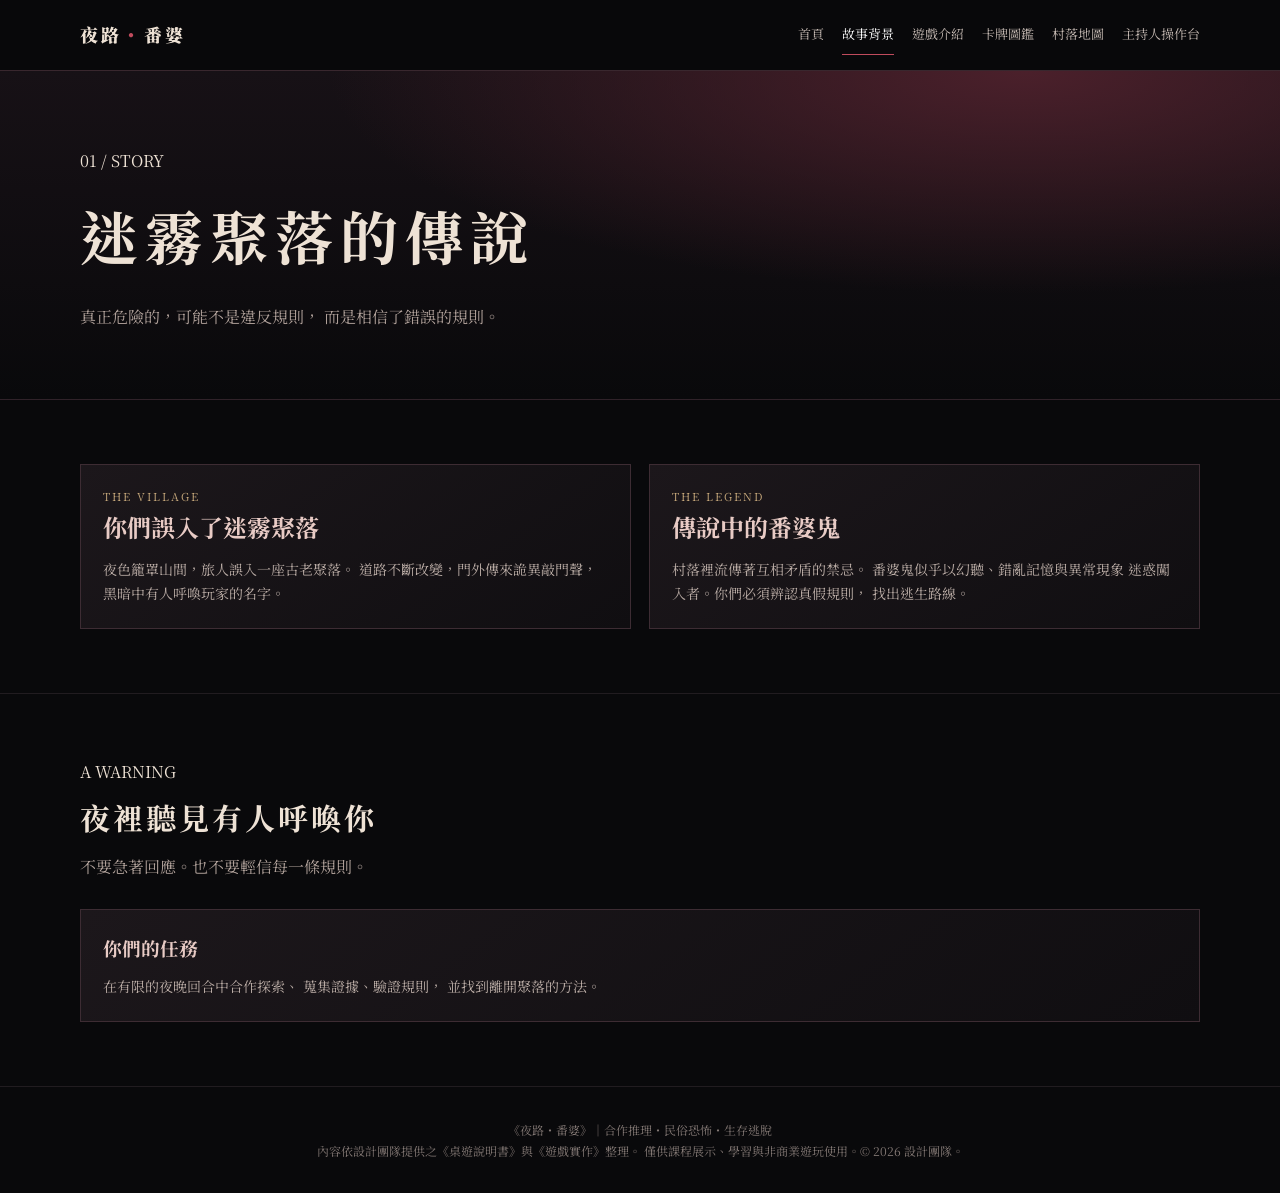
<file: story.html>
<!doctype html>
<html lang="zh-Hant">

<head>
  <meta charset="utf-8">
  <meta name="viewport" content="width=device-width, initial-scale=1">
    <!-- 網站分頁 Logo -->
  <link rel="icon" type="image/png" href="assets/logo/logo.png">
  <title>故事背景｜夜路・番婆</title>
  <link rel="stylesheet" href="css/common.css">
  <link rel="stylesheet" href="css/story.css">
</head>

<body>
  <!-- 導覽列 -->
  <header class="topbar">
    <div class="wrap nav">
      <a class="brand" href="index.html">夜路<span>・</span>番婆</a>

      <button class="menu" id="menu" aria-label="開啟選單">
        ☰
      </button>

      <nav class="navlinks" id="navlinks">
        <a href="index.html">首頁</a>
        <a href="story.html">故事背景</a>
        <a href="rules.html">遊戲介紹</a>
        <a href="cards.html">卡牌圖鑑</a>
        <a href="map.html">村落地圖</a>
        <a href="play.html">主持人操作台</a>
      </nav>
    </div>
  </header>

  <!-- 頁面標題 -->
  <section class="page-hero">
    <div class="wrap">
      <div class="kicker">01 / STORY</div>
      <h1>迷霧聚落的傳說</h1>
      <p>
        真正危險的，可能不是違反規則，
        而是相信了錯誤的規則。
      </p>
    </div>
  </section>

  <main>

    <!-- 故事背景與傳說 -->
    <section>
      <div class="wrap fade-in">
        <div class="two">

          <article class="card">
            <div class="tag">THE VILLAGE</div>
            <h2>你們誤入了迷霧聚落</h2>
            <p>
              夜色籠罩山間，旅人誤入一座古老聚落。
              道路不斷改變，門外傳來詭異敲門聲，
              黑暗中有人呼喚玩家的名字。
            </p>
          </article>

          <article class="card">
            <div class="tag">THE LEGEND</div>
            <h2>傳說中的番婆鬼</h2>
            <p>
              村落裡流傳著互相矛盾的禁忌。
              番婆鬼似乎以幻聽、錯亂記憶與異常現象
              迷惑闖入者。你們必須辨認真假規則，
              找出逃生路線。
            </p>
          </article>

        </div>
      </div>
    </section>

    <!-- 警告與玩家任務 -->
    <section>
      <div class="wrap fade-in">
        <div class="kicker">A WARNING</div>

        <h2 class="section-title">
          夜裡聽見有人呼喚你
        </h2>

        <p class="lead">
          不要急著回應。也不要輕信每一條規則。
        </p>

        <div class="card">
          <h3>你們的任務</h3>
          <p>
            在有限的夜晚回合中合作探索、
            蒐集證據、驗證規則，
            並找到離開聚落的方法。
          </p>
        </div>
      </div>
    </section>

  </main>

  <!-- 頁尾 -->
  <footer class="footer">
    <div class="wrap">
      《夜路・番婆》｜合作推理・民俗恐怖・生存逃脫
      <br>
      內容依設計團隊提供之《桌遊說明書》與《遊戲實作》整理。
      僅供課程展示、學習與非商業遊玩使用。© 2026 設計團隊。
    </div>
  </footer>

   <script src="js/common.js"></script>
  <script src="js/story.js"></script>
</body>

</html>
</file>
<file: css/common.css>
/* 全站共用：字體、色彩、導覽列、按鈕、通用內容元件、頁尾與無障礙設定 */

/* ==============================
   1. 字體與全域設定
============================== */

@import url('https://fonts.googleapis.com/css2?family=Noto+Serif+TC:wght@400;500;600;700;900&display=swap');

:root {
  --bg: #09090b;
  --panel: #151216;
  --panel2: #21171d;
  --red: #9d2941;
  --red2: #c04b5d;
  --cream: #eee2d5;
  --muted: #b0a19a;
  --line: #49333b;
  --gold: #c5a77a;
}

* {
  box-sizing: border-box;
}

html {
  scroll-behavior: smooth;
}

body {
  margin: 0;
  background: var(--bg);
  color: var(--cream);
  font-family: 'Noto Serif TC', serif;
  line-height: 1.75;
}

a {
  color: inherit;
}

.wrap {
  width: min(1120px, 92%);
  margin: auto;
}

/* ==============================
   2. 導覽列
============================== */

.topbar {
  position: sticky;
  top: 0;
  z-index: 20;
  background: #09090bf2;
  border-bottom: 1px solid #39272e;
  backdrop-filter: blur(14px);
}

.nav {
  min-height: 70px;
  display: flex;
  align-items: center;
  justify-content: space-between;
  gap: 20px;
}

.brand {
  text-decoration: none;
  font-weight: 900;
  letter-spacing: .18em;
  font-size: 18px;
}

.brand span {
  color: var(--red2);
}

.navlinks {
  display: flex;
  gap: 18px;
  align-items: center;
}

.navlinks a {
  text-decoration: none;
  color: #c8bcb5;
  font-size: 13px;
  padding: 8px 0;
  border-bottom: 1px solid transparent;
}

.navlinks a:hover,
.navlinks a.active {
  color: #fff;
  border-color: var(--red2);
}

.menu {
  display: none;
  background: none;
  border: 1px solid var(--line);
  color: var(--cream);
  padding: 7px 11px;
}

/* ==============================
   4. 按鈕
============================== */

.actions {
  display: flex;
  gap: 12px;
  flex-wrap: wrap;
  margin-top: 26px;
}

.btn {
  display: inline-block;
  text-decoration: none;
  border: 1px solid #a74a5b;

  background:
    linear-gradient(
      135deg,
      #9d2941,
      #5d1b2a
    );

  color: #fff;
  padding: 11px 21px;
  letter-spacing: .08em;
  box-shadow: 0 8px 24px #0007;
  transition: .25s;
  position: relative;
  overflow: hidden;
}

.btn:hover {
  transform: translateY(-3px);
  box-shadow: 0 10px 30px #a12c4655;
}

.btn.ghost {
  background: transparent;
  border-color: #76525c;
  color: #eadbd3;
}

/* ==============================
   6. 內頁標題區
============================== */

.page-hero {
  padding: 76px 0 52px;

  background:
    radial-gradient(
      ellipse at 80% 0%,
      #4b202b,
      transparent 48%
    ),
    linear-gradient(
      180deg,
      #171116,
      #09090b
    );

  border-bottom: 1px solid #302229;
}

.page-hero h1 {
  font-size: clamp(34px, 6vw, 58px);
  margin: 10px 0;
  letter-spacing: .12em;
}

.page-hero p {
  color: var(--muted);
  max-width: 720px;
}

/* ==============================
   7. 主要內容區
============================== */

main section {
  padding: 64px 0;
  border-bottom: 1px solid #211c20;
}

.section-title {
  font-size: 30px;
  letter-spacing: .1em;
  margin: 5px 0 10px;
}

.lead {
  color: var(--muted);
  max-width: 720px;
  margin: 0 0 28px;
}

/* ==============================
   8. 卡片與網格
============================== */

.grid {
  display: grid;
  grid-template-columns: repeat(3, 1fr);
  gap: 15px;
}

.two {
  display: grid;
  grid-template-columns: 1fr 1fr;
  gap: 18px;
}

.card {
  background:
    linear-gradient(
      145deg,
      #1c171b,
      #100e11
    );

  border: 1px solid #3d2c33;
  padding: 22px;
  position: relative;
  overflow: hidden;
  transition: .3s;
}

.card:hover {
  transform: translateY(-5px);
  border-color: #a85a68;

  box-shadow:
    0 14px 34px #0009,
    0 0 22px #8e2a3c22;
}

.card h2,
.card h3 {
  margin: 0 0 9px;
  color: #e8cbc5;
}

.card p {
  color: #bcaea7;
  margin: 0;
  font-size: 14px;
}

.tag {
  color: var(--gold);
  font-size: 11px;
  letter-spacing: .18em;
}

/* ==============================
   13. 頁尾與淡入動畫
============================== */

.footer {
  padding: 32px 0;
  color: #847975;
  font-size: 12px;
  text-align: center;
}

.fade-in {
  opacity: 0;
  transform: translateY(18px);
  transition: opacity .8s, transform .8s;
}

.fade-in.in-view {
  opacity: 1;
  transform: none;
}

/* ==============================
   17. 減少動態效果設定
============================== */

@media (prefers-reduced-motion: reduce) {
  *,
  *:before,
  *:after {
    animation: none !important;
    transition: none !important;
    scroll-behavior: auto !important;
  }

  .fade-in {
    opacity: 1;
    transform: none;
  }
}



/* =================================
   角色卡牌選擇區
================================= */

.character-options {
  display: grid;
  grid-template-columns: repeat(4, 1fr);
  gap: 20px;
  max-width: 900px;
  margin: 0 auto;
}

/* =================================
   下方角色卡牌翻轉效果
================================= */

.character-option {
  width: 100%;
  aspect-ratio: 2 / 3;
  padding: 0;
  border: 2px solid #49333b;
  background: transparent;
  cursor: pointer;
  perspective: 1000px;
  overflow: visible;
  border-radius: 8px;
  transition: border-color .3s, box-shadow .3s;
}

.option-inner {
  display: block;
  position: relative;
  width: 100%;
  height: 100%;
  transform-style: preserve-3d;
  transition: transform .8s cubic-bezier(.2,.7,.3,1);
}

/* 卡牌正反面 */
.option-face {
  position: absolute;
  inset: 0;
  display: block;
  width: 100%;
  height: 100%;
  overflow: hidden;
  border-radius: 6px;
  backface-visibility: hidden;
  -webkit-backface-visibility: hidden;
}

.option-face img {
  width: 100%;
  height: 100%;
  display: block;
  object-fit: cover;
}

/* 卡背 */
.option-back {
  transform: rotateY(0deg);
}

/* 卡牌正面 */
.option-front {
  transform: rotateY(180deg);
}

/* 滑鼠移入、鍵盤聚焦、選取後翻面 */
.character-option:hover .option-inner,
.character-option:focus-visible .option-inner,
.character-option.active .option-inner {
  transform: rotateY(180deg);
}

/* 卡牌選取效果 */
.character-option.active {
  border-color: var(--red2);
  box-shadow: 0 0 20px #c04b5d66;
}

/* 滑鼠移入光影 */
.character-option:hover {
  border-color: var(--gold);
  box-shadow: 0 10px 25px #0009;
  transform: translateY(-5px);
}

/* 鍵盤操作提示 */
.character-option:focus-visible {
  outline: 2px solid var(--gold);
  outline-offset: 4px;
}

/* =================================
   全站共用響應式設定
================================= */
@media (max-width: 800px) {
  .navlinks {
    display: none;
    position: absolute;
    top: 70px;
    left: 0;
    right: 0;
    background: #0d0b0e;
    padding: 16px 5%;
    flex-direction: column;
    align-items: flex-start;
  }

  .navlinks.open { display: flex; }
  .menu { display: block; }
  .grid { grid-template-columns: 1fr 1fr; }
  .two { grid-template-columns: 1fr; }
}

@media (max-width: 480px) {
  .grid { grid-template-columns: 1fr; }
  .page-hero { padding: 56px 0 38px; }
}
</file>
<file: css/home.css>
/* 首頁專用：Hero、霧氣、火光、統計區與首頁動畫 */

/* ==============================
   3. 首頁主視覺 Hero
============================== */

.hero {
  min-height: 560px;
  display: flex;
  align-items: center;
  position: relative;
  overflow: hidden;
  isolation: isolate;

  background:
    radial-gradient(
      ellipse at 76% 27%,
      #7b2939 0%,
      #2b1720 24%,
      transparent 55%
    ),
    linear-gradient(
      110deg,
      #08080a,
      #171116 58%,
      #28141b
    );
}

.hero:before {
  content: "";
  position: absolute;
  inset: 0;

  background:
    linear-gradient(
      0deg,
      #09090b,
      transparent 42%,
      #09090b55
    ),
    repeating-linear-gradient(
      110deg,
      transparent 0 75px,
      #ffffff05 76px 77px
    );

  z-index: -1;
}

.moon {
  position: absolute;
  right: 17%;
  top: 80px;
  width: 160px;
  height: 160px;
  border-radius: 50%;

  background:
    radial-gradient(
      circle at 35% 35%,
      #f4e8d3,
      #b8a99a 65%,
      #72616a
    );

  box-shadow: 0 0 100px #d18b994a;
  animation: pulse 7s ease-in-out infinite;
}

.shadow-ghost {
  position: absolute;
  right: 11%;
  bottom: -30px;
  width: 34%;
  height: 72%;

  background:
    linear-gradient(
      130deg,
      #070709,
      #171116 65%,
      #28151c
    );

  clip-path: polygon(
    42% 0,
    58% 10%,
    72% 29%,
    83% 55%,
    100% 100%,
    0 100%,
    17% 54%,
    27% 26%
  );

  opacity: .8;
  transform-origin: 50% 100%;
  animation: sway 10s ease-in-out infinite alternate;
}

.hero-copy {
  position: relative;
  z-index: 3;
  padding: 90px 0;
  max-width: 660px;
}

.eyebrow,
.kicker {
  color: #d18a8e;
  letter-spacing: .32em;
  font-size: 11px;
}

.hero h1 {
  font-size: clamp(52px, 8vw, 92px);
  line-height: 1.1;
  letter-spacing: .12em;
  margin: 18px 0;
  text-shadow: 0 8px 35px #000;
  animation: rise 1.2s both;
}

.hero h2 {
  font-weight: 500;
  letter-spacing: .16em;
  font-size: clamp(18px, 3vw, 26px);
}

.hero p {
  color: #c7b9b1;
  max-width: 510px;
}

/* ==============================
   5. 迷霧與火光特效
============================== */

.fog {
  position: absolute;
  z-index: 2;
  bottom: 0;
  left: -20%;
  width: 140%;
  height: 145px;
  pointer-events: none;

  background:
    radial-gradient(
      ellipse at 20% 70%,
      #d4cccc24,
      transparent 40%
    ),
    radial-gradient(
      ellipse at 65% 55%,
      #d4cccc1b,
      transparent 38%
    );

  filter: blur(16px);
  animation: fog 22s ease-in-out infinite alternate;
}

.embers {
  position: absolute;
  inset: 0;
  pointer-events: none;
  z-index: 2;
  overflow: hidden;
}

.ember {
  position: absolute;
  bottom: -10px;
  width: 3px;
  height: 3px;
  border-radius: 50%;
  background: #e6b4a1;
  box-shadow: 0 0 9px #c85a65;

  animation:
    float-up var(--dur) linear var(--delay) infinite;

  opacity: 0;
}

/* ==============================
   9. 遊戲資訊統計
============================== */

.stats {
  display: grid;
  grid-template-columns: repeat(4, 1fr);
  gap: 12px;
  margin-top: 28px;
}

.stat {
  background: #171318;
  border-left: 2px solid var(--red2);
  padding: 13px 16px;
}

.stat b {
  display: block;
  font-size: 25px;
}

.stat small {
  color: var(--muted);
}

/* ==============================
   14. 動畫設定
============================== */

@keyframes pulse {
  0%,
  100% {
    box-shadow: 0 0 65px #c58b8b33;
  }

  50% {
    box-shadow: 0 0 125px #dba0a066;
  }
}

@keyframes sway {
  from {
    transform: rotate(-2deg) translateY(0);
  }

  to {
    transform: rotate(2deg) translateY(-8px);
  }
}

@keyframes fog {
  from {
    transform: translateX(-5%) scale(1);
  }

  to {
    transform: translateX(6%) scale(1.1);
  }
}

@keyframes float-up {
  0% {
    transform: translateY(0);
    opacity: 0;
  }

  12% {
    opacity: .8;
  }

  100% {
    transform: translateY(-620px) translateX(40px);
    opacity: 0;
  }
}

@keyframes rise {
  from {
    opacity: 0;
    transform: translateY(24px);
    filter: blur(6px);
  }

  to {
    opacity: 1;
    transform: none;
    filter: none;
  }
}

/* 首頁響應式設定 */
@media (max-width: 800px) {
  .stats { grid-template-columns: 1fr 1fr; }
  .hero { min-height: 530px; }
  .moon { width: 120px; height: 120px; right: 5%; }
  .shadow-ghost { width: 58%; right: -5%; opacity: .5; }
}
</file>
<file: css/card-category.css>
/* =========================================
   夜路・番婆｜卡牌分類圖鑑
   card-category.css
========================================= */


/* =========================================
   1. 分類圖鑑主要區域
========================================= */

.card-category {
  position: relative;
  z-index: 1;

  width: min(1180px, calc(100% - 36px));
  margin: 0 auto;

  padding: 42px 0 80px;
}


/* =========================================
   2. 分類頁標題
========================================= */

.card-category__heading {
  position: relative;
  z-index: 1;

  margin-bottom: 28px;
}

.card-category__heading h1 {
  margin: 16px 0 8px;
}

.card-category__heading p {
  opacity: 0.7;
  line-height: 1.7;
}

.card-category__heading a {
  color: var(--gold, #c9a45c);
  text-decoration: none;

  transition: opacity 0.2s ease;
}

.card-category__heading a:hover {
  opacity: 0.7;
}


/* =========================================
   3. 卡牌類別下拉選單
========================================= */

/* 下拉選單外層 */

.card-dropdown {
  position: relative;
  z-index: 10;

  width: min(700px, 100%);
  margin: 0 auto 24px;
}

/* 白色下拉按鈕 */

.card-dropdown__trigger {
  display: flex;
  align-items: center;
  gap: 16px;

  width: 100%;
  padding: 16px 26px;

  border: none;
  border-radius: 40px;

  background: #f5f3f0;
  color: #461212;

  font: inherit;
  font-size: 1.1rem;
  font-weight: 700;

  text-align: left;
  cursor: pointer;

  transition:
    background 0.25s ease,
    box-shadow 0.25s ease;
}

.card-dropdown__trigger:hover {
  background: #ffffff;
}

.card-dropdown__trigger:focus-visible {
  outline: 2px solid var(--gold, #c9a45c);
  outline-offset: 3px;
}

/* 下拉箭頭 */

.card-dropdown__arrow {
  display: inline-block;

  transition: transform 0.25s ease;
}

/* 展開時箭頭旋轉 */

.card-dropdown__trigger[aria-expanded="true"]
.card-dropdown__arrow {
  transform: rotate(180deg);
}


/* =========================================
   4. 紫色下拉選單面板
========================================= */

.card-dropdown__menu {
  position: absolute;

  top: calc(100% + 6px);
  left: 0;

  width: 100%;
  max-height: 320px;

  padding: 14px 0;
  overflow-y: auto;

  border-radius: 28px;

  background: #461212;
  color: #ffffff;

  box-shadow:
    0 12px 30px rgba(0, 0, 0, 0.3);

  z-index: 20;

  animation: dropdown-open 0.25s ease;
}

/* 隱藏狀態 */

.card-dropdown__menu[hidden] {
  display: none;
}


/* =========================================
   5. 下拉選單類別項目
========================================= */

.card-dropdown__item {
  display: block;

  width: 100%;
  padding: 13px 26px;

  border: none;

  background: transparent;
  color: #ffffff;

  font: inherit;
  font-size: 1rem;
  font-weight: 600;

  text-align: left;
  cursor: pointer;

  transition:
    background 0.2s ease,
    padding-left 0.2s ease;
}

/* 滑鼠移入 */

.card-dropdown__item:hover,
.card-dropdown__item:focus-visible {
  background: rgba(255, 255, 255, 0.15);
  padding-left: 34px;

  outline: none;
}

/* 目前選取的類別 */

.card-dropdown__item.is-active {
  background: rgba(255, 255, 255, 0.18);
}


/* =========================================
   6. 下拉選單展開動畫
========================================= */

@keyframes dropdown-open {

  from {
    opacity: 0;
    transform: translateY(-8px);
  }

  to {
    opacity: 1;
    transform: translateY(0);
  }

}


/* =========================================
   7. 卡牌數量文字
========================================= */

.card-category__count {
  opacity: 0.7;

  margin: 10px 0 18px;

  font-size: 0.95rem;
}


/* =========================================
   8. 卡牌排列網格
========================================= */

.card-archive-grid {
  display: grid;

  grid-template-columns:
    repeat(auto-fill, minmax(150px, 1fr));

  gap: clamp(14px, 2vw, 24px);

  align-items: start;
}


/* =========================================
   9. 單張卡牌
========================================= */

.archive-card {
  display: block;

  border: 0;
  padding: 0;

  background: transparent;
  color: inherit;

  cursor: pointer;
  text-align: center;

  font: inherit;

  transition:
    transform 0.25s ease,
    filter 0.25s ease;
}

/* 卡牌圖片 */

.archive-card img {
  display: block;

  width: 100%;
  aspect-ratio: 2 / 3;

  object-fit: cover;

  border-radius: 10px;

  transition:
    transform 0.25s ease,
    box-shadow 0.25s ease;
}

/* 滑鼠移入卡牌 */

.archive-card:hover,
.archive-card:focus-visible {
  transform: translateY(-5px);
  filter: brightness(1.08);
}

.archive-card:hover img,
.archive-card:focus-visible img {
  box-shadow:
    0 10px 28px rgba(0, 0, 0, 0.35);
}

.archive-card:focus-visible {
  outline: 2px solid var(--gold, #c9a45c);
  outline-offset: 4px;
}

/* 卡牌名稱 */

.archive-card span {
  display: block;

  padding-top: 9px;

  opacity: 0.85;
  line-height: 1.5;
}


/* =========================================
   10. 卡牌圖片載入失敗
========================================= */

.archive-card.image-error img {
  min-height: 150px;

  background: rgba(255, 255, 255, 0.08);
  border: 1px dashed rgba(201, 164, 92, 0.5);
}


/* =========================================
   11. 沒有卡牌資料時
========================================= */

.card-empty {
  grid-column: 1 / -1;

  opacity: 0.7;

  padding: 30px 0;

  text-align: center;
}


/* =========================================
   12. 卡牌放大檢視視窗
========================================= */

/* 隱藏狀態 */

.card-modal[hidden] {
  display: none;
}

/* 背景遮罩 */

.card-modal {
  position: fixed;
  inset: 0;

  z-index: 2000;

  display: grid;
  place-items: center;

  padding: 24px;

  background: rgba(0, 0, 0, 0.88);
}

/* 放大圖片容器 */

.card-modal__panel {
  position: relative;

  width: fit-content;

  max-width: min(92vw, 620px);
  max-height: 92vh;
}

/* 放大卡牌圖片 */

.card-modal__image {
  display: block;

  max-width: 100%;
  max-height: 88vh;

  object-fit: contain;

  border-radius: 8px;

  box-shadow:
    0 15px 45px rgba(0, 0, 0, 0.5);
}


/* =========================================
   13. 放大視窗關閉按鈕
========================================= */

.card-modal__close {
  position: absolute;

  right: -12px;
  top: -14px;

  width: 38px;
  height: 38px;

  border: 0;
  border-radius: 50%;

  background: #f3ead8;
  color: #201a16;

  font-size: 24px;
  line-height: 1;

  cursor: pointer;

  transition:
    transform 0.2s ease,
    background 0.2s ease;
}

.card-modal__close:hover {
  transform: scale(1.1);
  background: #ffffff;
}

.card-modal__close:focus-visible {
  outline: 2px solid var(--gold, #c9a45c);
  outline-offset: 3px;
}


/* =========================================
   14. 放大視窗開啟時禁止背景捲動
========================================= */

body.modal-open {
  overflow: hidden;
}


/* =========================================
   15. Header 層級
========================================= */

/* 保留 common.css 原本的 position 設定 */

.topbar {
  z-index: 1000;
}


/* =========================================
   16. 平板版面
========================================= */

@media (max-width: 768px) {

  .card-category {
    padding-top: 32px;
  }

  .card-archive-grid {
    grid-template-columns:
      repeat(auto-fill, minmax(135px, 1fr));
  }

  .card-dropdown {
    width: min(100%, 600px);
  }

}


/* =========================================
   17. 手機版面
========================================= */

@media (max-width: 560px) {

  .card-category {
    width: calc(100% - 28px);

    padding: 28px 0 60px;
  }

  /* 下拉選單 */

  .card-dropdown {
    width: 100%;
  }

  .card-dropdown__trigger {
    padding: 14px 20px;
    font-size: 1rem;
  }

  .card-dropdown__menu {
    max-height: 260px;
    border-radius: 20px;
  }

  .card-dropdown__item {
    padding: 13px 22px;
  }

  /* 卡牌網格 */

  .card-archive-grid {
    grid-template-columns:
      repeat(2, minmax(0, 1fr));

    gap: 16px;
  }

  /* 放大視窗 */

  .card-modal {
    padding: 16px;
  }

  .card-modal__panel {
    max-width: 96vw;
  }

  .card-modal__image {
    max-height: 85vh;
  }

  .card-modal__close {
    right: -8px;
    top: -12px;
  }

}


/* =========================================
   18. 減少動態效果
========================================= */

@media (prefers-reduced-motion: reduce) {

  .card-dropdown__menu {
    animation: none;
  }

  .card-dropdown__trigger,
  .card-dropdown__arrow,
  .card-dropdown__item,
  .archive-card,
  .archive-card img,
  .card-modal__close {
    transition: none;
  }

}
</file>
<file: css/cards.css>
/* =========================================
   夜路・番婆｜角色圖鑑與卡牌動態展示廊
   roles.css
========================================= */

/* =========================================
   角色與卡牌圖鑑標題文字強制置中
========================================= */

/* 角色圖鑑 */
.character-section .kicker,
.character-section .section-title,
.character-section p.lead {
  text-align: center !important;
  margin-left: auto;
  margin-right: auto;
}

/* 卡牌圖鑑 */
.card-gallery .card-gallery__intro .kicker,
.card-gallery .card-gallery__intro .section-title,
.card-gallery .card-gallery__intro p.lead {
  display: block;
  width: 100%;
  text-align: center !important;
  margin-left: auto;
  margin-right: auto;
}
/* =========================================
   A. 角色圖鑑
========================================= */

/* 1. 上方角色展示區 */

.character-display {
  display: grid;
  grid-template-columns: 260px minmax(0, 1fr);
  align-items: center;
  gap: 40px;

  width: 100%;
  max-width: 900px;
  margin: 35px auto 45px;
}


/* 2. 上方大張角色卡 */

.selected-card {
  width: 260px;
  aspect-ratio: 2 / 3;

  margin: 0 auto;

  background: #151216;
  border: 3px solid var(--gold);
  border-radius: 8px;

  overflow: hidden;
  box-shadow: 0 12px 35px #0009;

  perspective: 1000px;
  cursor: pointer;

  transition: box-shadow .3s ease;
}

.selected-card:hover {
  box-shadow: 0 15px 42px #c5a77a55;
}

.selected-card img {
  display: block;
  width: 100%;
  height: 100%;

  object-fit: contain;

  backface-visibility: hidden;
  -webkit-backface-visibility: hidden;

  transition: transform .55s ease;
}

/* 上方大卡牌翻轉 */

.selected-card.is-flipping img {
  transform: rotateY(90deg);
}

/* 鍵盤操作提示 */

.selected-card:focus-visible {
  outline: 2px solid var(--gold);
  outline-offset: 5px;
}


/* 3. 角色介紹 */

.character-info {
  width: 100%;
  min-width: 0;
  position: static;

  text-align: center;
}

.character-info h2 {
  color: var(--cream);
  margin: 12px 0 20px;
}

.character-info h3 {
  color: #e8cbc5;
  margin: 22px 0 10px;
}

.character-info p {
  color: #c8bcb5;
  line-height: 1.9;
}

.character-divider {
  width: 55px;
  height: 2px;
  background: var(--gold);
  margin: 18px auto;
}

.character-number {
  margin-top: 24px;
  color: var(--gold);
  letter-spacing: .12em;
}


/* 4. 角色選擇區 */

.character-options {
  display: grid;
  grid-template-columns: repeat(3, 1fr);
  gap: 20px;
  max-width: 900px;
  margin: 0 auto;
}

/* 5. 角色卡牌外框 */

.character-option {
  width: 100%;
  aspect-ratio: 2 / 3;

  padding: 0;
  border: 2px solid #49333b;

  background: transparent;
  cursor: pointer;

  perspective: 1000px;
  overflow: visible;
  border-radius: 8px;

  transition:
    border-color .3s,
    box-shadow .3s,
    transform .3s;
}


/* 卡牌內層 */

.option-inner {
  display: block;
  position: relative;

  width: 100%;
  height: 100%;

  transform-style: preserve-3d;
  transition: transform .8s cubic-bezier(.2,.7,.3,1);
}


/* 6. 卡牌正反面 */

.option-face {
  position: absolute;
  inset: 0;

  display: block;
  width: 100%;
  height: 100%;

  overflow: hidden;
  border-radius: 6px;

  backface-visibility: hidden;
  -webkit-backface-visibility: hidden;
}

.option-face img {
  width: 100%;
  height: 100%;

  display: block;
  object-fit: cover;
}

/* 卡背 */

.option-back {
  transform: rotateY(0deg);
}

/* 卡牌正面 */

.option-front {
  transform: rotateY(180deg);
}


/* 7. 卡牌翻轉 */

.character-option:hover .option-inner,
.character-option:focus-visible .option-inner,
.character-option.active .option-inner {
  transform: rotateY(180deg);
}


/* 8. 卡牌選取與滑鼠效果 */

.character-option.active {
  border-color: var(--red2);
  box-shadow: 0 0 20px #c04b5d66;
}

.character-option:hover {
  border-color: var(--gold);
  box-shadow: 0 10px 25px #0009;
  transform: translateY(-5px);
}

.character-option:focus-visible {
  outline: 2px solid var(--gold);
  outline-offset: 4px;
}


/* =========================================
   B. 卡牌動態展示廊
========================================= */

/* 1. 展示廊主要區域 */

.card-gallery {
  padding: clamp(28px, 5vw, 64px) 0;
  overflow: visible;
}

.card-gallery__intro {
  text-align: center;
  margin: 0 auto 28px;
  padding: 0 20px;
}

.card-gallery__intro p {
  opacity: 0.75;
}


/* 2. 卡牌展示列 */

.card-gallery__row {
  position: relative;
  overflow: visible;
  margin: 18px 0;
  z-index: 1;
}

/* 上下排卡牌軌道 */

.card-gallery__track {
  display: flex;
  width: max-content;
  gap: 18px;

  overflow: visible;

  animation: card-marquee 70s linear infinite;
}

/* 下排反方向移動 */

.card-gallery__row--reverse .card-gallery__track {
  animation-direction: reverse;
  animation-duration: 82s;
}


/* 3. 卡牌基本樣式 */

.gallery-card {
  display: block;

  flex: 0 0 clamp(130px, 15vw, 210px);

  position: relative;
  z-index: 1;

  overflow: hidden;
  border-radius: 12px;

  cursor: pointer;

  filter: saturate(0.88);

  transform: scale(1);

  transition:
    transform 0.35s ease,
    filter 0.35s ease,
    box-shadow 0.35s ease;
}


/* 卡牌圖片 */

.gallery-card img {
  display: block;

  width: 100%;
  aspect-ratio: 2 / 3;

  object-fit: cover;
}


/* 4. 滑鼠移入：放大卡牌 */

.gallery-card:hover,
.gallery-card:focus-visible {
  transform: scale(1.5);

  z-index: 9999;

  filter: saturate(1.1) brightness(1.05);

  box-shadow:
    0 15px 40px rgba(0, 0, 0, 0.65);

  outline: 2px solid var(--gold, #c9a45c);
  outline-offset: 3px;
}

/* 放大時提升整排層級 */

.card-gallery__row:has(.gallery-card:hover) {
  z-index: 100;
}

/* 滑鼠移入時暫停移動 */

.card-gallery__row:hover .card-gallery__track {
  animation-play-state: paused;
}


/* 5. 卡牌移動動畫 */

@keyframes card-marquee {
  from {
    transform: translateX(0);
  }

  to {
    transform: translateX(-50%);
  }
}


/* 6. 展示廊提示文字 */

.gallery-hint {
  text-align: center;
  margin-top: 28px;

  font-size: 0.9rem;
  opacity: 0.65;
}


/* =========================================
   C. 平板版 RWD
========================================= */

@media (max-width: 800px) {

  .character-display {
    grid-template-columns: 1fr;
    justify-items: center;
    gap: 28px;
  }

  .character-options {
    grid-template-columns: repeat(3, 1fr);
    gap: 16px;
  }

  .character-info {
    width: 100%;
  }

}

/* =========================================
   D. 手機版 RWD
========================================= */

@media (max-width: 480px) {

  .selected-card {
    width: 210px;
  }

  .character-display {
    gap: 22px;
  }

  .character-options {
    gap: 14px;
  }

  .character-info h2 {
    font-size: 24px;
  }

}

@media (max-width: 480px) {
  .character-options {
    grid-template-columns: repeat(2, 1fr);
    gap: 14px;
  }
}

/* =========================================
   E. 卡牌展示廊平板與手機版
========================================= */

@media (max-width: 768px) {

  .card-gallery__track {
    gap: 12px;
  }

  .gallery-card {
    flex-basis: 130px;
  }

  .gallery-card:hover,
  .gallery-card:focus-visible {
    transform: scale(1.25);
  }

}


/* =========================================
   F. 減少動態效果設定
========================================= */

@media (prefers-reduced-motion: reduce) {

  .card-gallery__track {
    animation: none;
  }

  .gallery-card {
    transition: none;
  }

}
/* =========================================
   G. 手機版角色切換自動定位
========================================= */

@media (max-width: 768px) {

  /* 點擊下方角色卡牌後，預留導覽列空間 */
  #characterInfo {
    scroll-margin-top: 85px;
  }

}
/* =========================================
   G. 角色卡牌自動定位
========================================= */

.selected-card {
  scroll-margin-top: 85px;
}

/* =========================================
   G. 平板與手機版防止左右溢出
========================================= */

/* 全站防止水平捲動 */
html,
body {
  width: 100%;
  max-width: 100%;
  overflow-x: clip;
}

/* 所有元素限制在畫面範圍內 */
*,
*::before,
*::after {
  box-sizing: border-box;
}

/* 角色圖鑑 */
.character-section {
  width: 100%;
  max-width: 100%;
  overflow-x: clip;
}

/* 卡牌展示廊 */
.card-gallery {
  width: 100%;
  max-width: 100%;
  overflow-x: clip;
}

/* =========================================
   平板與手機版
========================================= */

@media (max-width: 800px) {

  /* 避免主要內容超出螢幕 */
  .character-section,
  .card-gallery {
    width: 100%;
    max-width: 100%;
  }

  /* 角色展示區 */
  .character-display {
    width: 100%;
    max-width: 100%;
    min-width: 0;
  }

  /* 角色選擇卡牌 */
  .character-options {
    width: 100%;
    max-width: 100%;
    min-width: 0;
  }

  /* 卡牌展示列限制在視窗內 */
  .card-gallery__row {
    max-width: 100%;
    overflow-x: clip;
  }

  /* 保留原本卡牌左右移動動畫 */
  .card-gallery__track {
    width: max-content;
    max-width: none;
  }

  /* 圖片不得超出容器 */
  img {
    max-width: 100%;
  }

}
</file>
<file: css/map.css>
/* 地圖頁專用 */

/* ==============================
   11. 村落地圖
============================== */

.map {
  display: grid;
  grid-template-columns: repeat(3, 1fr);
  gap: 12px;
  padding: 22px;
  border: 1px solid #5b4048;

  background:
    radial-gradient(
      ellipse,
      #39252c,
      #111014 70%
    );
}

.place {
  padding: 24px 12px;
  text-align: center;
  border: 1px solid #76515b;
  background: #171216;
  transition: .3s;
}

.place:hover {
  background: #351b25;
  box-shadow: 0 0 22px #a12c4644;
  transform: scale(1.02);
}

.place small {
  display: block;
  color: #b8a49d;
  font-size: 12px;
}

/* 地圖頁響應式設定 */
@media (max-width: 480px) {
  .map { grid-template-columns: 1fr 1fr; }
}
</file>
<file: css/game/play-layout.css>
/* ========================================
   PLAY PAGE｜主持人操作台主樣式
======================================== */

body {
  position: relative;
  isolation: isolate;
  overflow-x: hidden;
}

.play-container {
  position: relative;
  z-index: 1;
  padding-top: 35px;
  padding-bottom: 65px;
}

/* 背景光影與迷霧 */

body::before,
body::after {
  content: "";
  position: fixed;
  inset: -20%;
  z-index: -1;
  pointer-events: none;
}

body::before {
  background:
    radial-gradient(ellipse at 15% 30%, rgba(130,35,35,.15), transparent 45%),
    radial-gradient(ellipse at 85% 65%, rgba(170,135,75,.09), transparent 40%);
  animation: play-atmosphere 18s ease-in-out infinite alternate;
}

body::after {
  inset: -30%;
  background:
    radial-gradient(ellipse at 20% 50%, rgba(190,190,190,.10), transparent 40%),
    radial-gradient(ellipse at 75% 35%, rgba(210,210,210,.07), transparent 45%);
  filter: blur(55px);
  animation: play-fog 30s ease-in-out infinite alternate;
}

@keyframes play-atmosphere {
  to { transform: translate(2%, 2%) scale(1.08); }
}

@keyframes play-fog {
  to { transform: translate(3%, -2%); }
}

/* 頂部狀態 */

.dashboard-header {
  display: flex;
  justify-content: space-between;
  align-items: center;
  gap: 20px;
  margin-bottom: 25px;
}

.dashboard-header h2 {
  margin: 0;
  color: #eadcc2;
  font-size: 25px;
}

.eyebrow {
  margin-bottom: 8px;
  color: #b99b65;
  font-size: 11px;
  font-weight: 700;
  letter-spacing: 3px;
}

.round-indicator {
  color: #d8bc80;
  font-size: 27px;
  font-weight: 700;
  white-space: nowrap;
}

.round-indicator small {
  font-size: 12px;
  font-weight: 400;
}

/* 共用面板 */

.host-panel {
  margin-bottom: 25px;
  padding: 30px;
  border: 1px solid rgba(180,145,85,.25);
  border-radius: 14px;
  background: linear-gradient(145deg, rgba(34,29,27,.97), rgba(17,17,17,.98));
  box-shadow: 0 15px 45px rgba(0,0,0,.25);
}

.host-panel[hidden],
.action-area[hidden],
#bottomControls[hidden] {
  display: none !important;
}

.panel-heading {
  display: flex;
  justify-content: space-between;
  align-items: center;
  gap: 15px;
  margin-bottom: 25px;
}

.panel-heading h2 {
  margin: 0;
  color: #eadcc2;
  font-size: 21px;
  letter-spacing: 1px;
}

.panel-tag,
.round-badge {
  padding: 7px 12px;
  color: #d6b879;
  background: rgba(174,137,73,.12);
  border: 1px solid rgba(174,137,73,.3);
  border-radius: 30px;
  font-size: 11px;
  white-space: nowrap;
}

.sub-heading {
  margin: 30px 0 15px;
}

.sub-heading h3 {
  margin: 0 0 7px;
  color: #e7d7bb;
  font-size: 17px;
}

.sub-heading p {
  margin: 0;
  color: rgba(255,255,255,.5);
  font-size: 12px;
  line-height: 1.8;
}

/* 遊戲準備 */

.setup-row {
  display: grid;
  grid-template-columns: 1fr 1fr;
  gap: 18px;
}

.setup-field {
  display: flex;
  flex-direction: column;
  gap: 10px;
}

.setup-field label,
.action-player-select label {
  color: #cbb58d;
  font-size: 13px;
}

.setup-field select,
.action-player-select select,
.player-role-select {
  width: 100%;
  padding: 12px;
  color: #eadcc2;
  background: #25211e;
  border: 1px solid rgba(180,145,85,.35);
  border-radius: 7px;
  outline: none;
}

.setup-field select:focus,
.action-player-select select:focus,
.player-role-select:focus {
  border-color: #c3a36a;
}

.setup-info {
  display: flex;
  align-items: center;
  flex-wrap: wrap;
  gap: 10px;
  min-height: 44px;
}

.setup-info span {
  padding: 7px 10px;
  color: rgba(255,255,255,.65);
  background: rgba(255,255,255,.04);
  border-radius: 5px;
  font-size: 12px;
}

/* 玩家角色設定 */

.player-setup-grid {
  display: grid;
  grid-template-columns: repeat(2, minmax(0,1fr));
  gap: 12px;
}

.player-setup-card {
  padding: 17px;
  background: rgba(255,255,255,.035);
  border: 1px solid rgba(255,255,255,.09);
  border-radius: 9px;
}

.player-setup-card strong {
  display: block;
  margin-bottom: 12px;
  color: #eadcc2;
}

.player-setup-card small {
  display: block;
  margin-bottom: 8px;
  color: rgba(255,255,255,.5);
  font-size: 11px;
}

/* 規則數量 */

.rule-count-grid {
  display: grid;
  grid-template-columns: repeat(3, minmax(0,1fr));
  gap: 13px;
  margin: 20px 0;
}

.rule-count-card {
  padding: 18px 10px;
  text-align: center;
  background: rgba(255,255,255,.035);
  border: 1px solid rgba(255,255,255,.09);
  border-radius: 9px;
}

.rule-count-card span,
.rule-count-card small {
  display: inline-block;
  color: rgba(255,255,255,.65);
  font-size: 12px;
}

.rule-count-card strong {
  display: block;
  margin: 8px 0;
  font-size: 28px;
}

.true-count strong { color: #a8cba5; }
.false-count strong { color: #d99a9a; }
.conditional-count strong { color: #d8bd80; }

.setup-actions {
  display: flex;
  justify-content: center;
  margin-top: 28px;
}

/* 按鈕 */

.primary-btn,
.secondary-btn,
.reset-btn {
  padding: 11px 22px;
  border-radius: 7px;
  font-size: 13px;
  font-weight: 700;
  letter-spacing: 1px;
  cursor: pointer;
  transition: .25s;
}

.primary-btn {
  color: #17130e;
  background: #c3a36a;
  border: 1px solid #c3a36a;
}

.primary-btn:hover:not(:disabled) {
  background: #e0c48b;
  transform: translateY(-2px);
  box-shadow: 0 0 18px rgba(195,163,106,.2);
}

.secondary-btn {
  color: #d9c8a5;
  background: rgba(174,137,73,.08);
  border: 1px solid rgba(174,137,73,.35);
}

.secondary-btn:hover:not(:disabled) {
  background: rgba(174,137,73,.2);
}

.reset-btn {
  color: #d99a9a;
  background: rgba(145,50,50,.12);
  border: 1px solid rgba(170,70,70,.4);
}

button:disabled {
  opacity: .35;
  cursor: not-allowed;
}

/* 隱藏規則 */

.rule-list {
  display: grid;
  grid-template-columns: repeat(2, minmax(0,1fr));
  gap: 10px;
}

.rule-item {
  display: flex;
  justify-content: space-between;
  align-items: center;
  gap: 12px;
  padding: 15px;
  background: rgba(255,255,255,.035);
  border: 1px solid rgba(255,255,255,.08);
  border-radius: 7px;
}

.rule-item strong {
  color: #e7dcc9;
  font-size: 13px;
}

.rule-type {
  padding: 5px 9px;
  border-radius: 5px;
  font-size: 11px;
  font-weight: 700;
  white-space: nowrap;
}

.rule-type.true {
  color: #a8cba5;
  background: rgba(75,130,70,.17);
}

.rule-type.false {
  color: #d99a9a;
  background: rgba(145,50,50,.17);
}

.rule-type.conditional {
  color: #d8bd80;
  background: rgba(160,125,55,.16);
}

/* 玩家狀態 */

.player-grid {
  display: grid;
  grid-template-columns: repeat(2, minmax(0,1fr));
  gap: 13px;
}

.player-card {
  padding: 18px;
  background: rgba(255,255,255,.035);
  border: 1px solid rgba(255,255,255,.09);
  border-radius: 9px;
}

.player-card-top {
  display: grid;
  grid-template-columns: minmax(0, 1fr) auto auto;
  align-items: start;
  gap: 10px;
  margin-bottom: 14px;
}

.player-card-top > div {
  min-width: 0;
}

.player-card-top h3 {
  overflow-wrap: anywhere;
}

.player-card h3 {
  margin: 0;
  color: #eadcc2;
  font-size: 15px;
}

.player-role {
  margin-top: 5px;
  color: #c3a36a;
  font-size: 11px;
}

.sanity-line {
  display: flex;
  justify-content: space-between;
  margin-bottom: 8px;
  color: rgba(255,255,255,.65);
  font-size: 12px;
}

.sanity-bar {
  height: 6px;
  overflow: hidden;
  background: rgba(255,255,255,.1);
  border-radius: 10px;
}

.sanity-bar span {
  display: block;
  height: 100%;
  background: #a9ad7c;
  border-radius: inherit;
  transition: width .3s;
}

.player-detail {
  margin-top: 12px;
  color: rgba(255,255,255,.48);
  font-size: 11px;
  line-height: 1.8;
}

/* 回合階段 */

.phase-list {
  display: grid;
  grid-template-columns: repeat(4, minmax(0,1fr));
  gap: 10px;
  margin-bottom: 25px;
}

.phase-item {
  display: flex;
  align-items: center;
  gap: 10px;
  padding: 13px 10px;
  background: rgba(255,255,255,.035);
  border: 1px solid rgba(255,255,255,.08);
  border-radius: 7px;
  opacity: .55;
}

.phase-item.active {
  opacity: 1;
  border-color: #b99b65;
  background: rgba(174,137,73,.12);
}

.phase-item > span {
  color: #c3a36a;
  font-size: 17px;
  font-weight: 700;
}

.phase-item b,
.phase-item small {
  display: block;
}

.phase-item b {
  color: #eadcc2;
  font-size: 12px;
}

.phase-item small {
  margin-top: 5px;
  color: rgba(255,255,255,.45);
  font-size: 10px;
}

/* 事件顯示 */

.event-display {
  padding: 25px;
  background: linear-gradient(135deg,rgba(75,38,34,.35),rgba(30,25,23,.75));
  border: 1px solid rgba(177,130,85,.3);
  border-left: 3px solid #a47d4d;
  border-radius: 8px;
}

.event-display h3 {
  margin: 12px 0;
  color: #e8d5b2;
  font-size: 20px;
}

.event-display p {
  margin: 0;
  color: rgba(255,255,255,.72);
  font-size: 14px;
  line-height: 1.9;
}

/* 主持人提示 */

.host-hint {
  margin-top: 15px;
  padding: 17px;
  background: rgba(174,137,73,.07);
  border: 1px solid rgba(174,137,73,.2);
  border-radius: 7px;
}

.host-hint strong {
  color: #d8bc80;
  font-size: 13px;
}

.host-hint p {
  margin: 8px 0 0;
  color: rgba(255,255,255,.68);
  font-size: 12px;
  line-height: 1.8;
}

/* 行動區 */

.action-area {
  margin-top: 25px;
  padding-top: 22px;
  border-top: 1px solid rgba(255,255,255,.09);
}

.action-area h3 {
  color: #eadcc2;
  font-size: 17px;
}

.action-player-select {
  display: flex;
  flex-direction: column;
  gap: 9px;
  max-width: 350px;
  margin: 15px 0;
}

.action-buttons {
  display: grid;
  grid-template-columns: repeat(2, minmax(0,1fr));
  gap: 10px;
}

.game-action {
  padding: 17px;
  color: #dfd0b6;
  background: rgba(255,255,255,.035);
  border: 1px solid rgba(180,145,85,.25);
  border-radius: 8px;
  cursor: pointer;
  transition: .25s;
}

.game-action span {
  display: block;
  margin-bottom: 7px;
  color: #c3a36a;
  font-size: 23px;
}

.game-action:hover {
  background: rgba(174,137,73,.13);
  border-color: #b99b65;
  transform: translateY(-2px);
}

.action-result {
  margin-top: 15px;
  padding: 15px;
  color: rgba(255,255,255,.7);
  background: rgba(0,0,0,.2);
  border-radius: 7px;
  font-size: 13px;
  line-height: 1.8;
}

/* 階段與回合控制 */

.control-row {
  display: flex;
  align-items: center;
  justify-content: center;
  flex-wrap: wrap;
  gap: 12px;
  margin-top: 22px;
}

.control-row button {
  flex: 1;
  min-width: 120px;
  min-height: 44px;
  white-space: nowrap;
}

/* 遊戲紀錄 */

.game-log {
  display: flex;
  flex-direction: column;
  gap: 9px;
  max-height: 250px;
  overflow-y: auto;
  padding: 17px;
  background: rgba(0,0,0,.2);
  border: 1px solid rgba(255,255,255,.08);
  border-radius: 8px;
}

.game-log p {
  margin: 0;
  padding-bottom: 9px;
  color: rgba(255,255,255,.6);
  border-bottom: 1px solid rgba(255,255,255,.06);
  font-size: 12px;
  line-height: 1.8;
}

.bottom-controls {
  display: flex;
  justify-content: center;
  margin-top: 15px;
}

/* 平板 */

@media (max-width: 1024px) {
  .play-container {
    width: 90%;
  }

  .phase-list {
    grid-template-columns: repeat(2, minmax(0,1fr));
  }
}

/* 手機 */

@media (max-width: 767px) {
  .play-container {
    width: 92%;
    padding-top: 20px;
  }

  .dashboard-header {
    align-items: flex-start;
  }

  .dashboard-header h2 {
    font-size: 20px;
  }

  .round-indicator {
    font-size: 22px;
  }

  .host-panel {
    padding: 20px 15px;
  }

  .setup-row,
  .player-setup-grid,
  .player-grid,
  .rule-list {
    grid-template-columns: 1fr;
  }

  .rule-count-grid {
    gap: 7px;
  }

  .rule-count-card {
    padding: 14px 5px;
  }

  .rule-count-card span {
    font-size: 11px;
  }

  .rule-count-card strong {
    font-size: 23px;
  }

  .phase-list {
    grid-template-columns: repeat(2, minmax(0,1fr));
  }

  .phase-item {
    align-items: flex-start;
    padding: 11px 8px;
  }

  .phase-item small {
    line-height: 1.5;
  }

  .panel-heading h2 {
    font-size: 18px;
  }

  .control-row {
    display: grid;
    grid-template-columns: repeat(2, minmax(0, 1fr));
    gap: 8px;
  }

  .control-row button {
    width: 100%;
    min-width: 0;
    padding: 10px 6px;
    min-height: 46px;
    font-size: 11px;
  }
}

@media (max-width: 420px) {
  .round-indicator {
    font-size: 18px;
  }

  .panel-tag,
  .round-badge {
    font-size: 10px;
    padding: 6px 8px;
  }

  .action-buttons {
    grid-template-columns: 1fr 1fr;
  }
}

/* 減少動態效果 */

@media (prefers-reduced-motion: reduce) {
  body::before,
  body::after {
    animation: none;
  }

  *,
  *::before,
  *::after {
    transition-duration: .01ms !important;
  }
}
</file>
<file: css/game/play-cards.css>
/* ========================================
   卡牌選擇區｜主持人操作台
======================================== */

.card-picker {
  margin-top: 22px;
  padding: 22px;
  background: linear-gradient(
    145deg,
    rgba(40, 33, 29, .95),
    rgba(20, 19, 18, .96)
  );
  border: 1px solid rgba(195, 163, 106, .3);
  border-radius: 10px;
  animation: card-picker-in .35s ease;
}

@keyframes card-picker-in {
  from {
    opacity: 0;
    transform: translateY(10px);
  }

  to {
    opacity: 1;
    transform: translateY(0);
  }
}

.card-picker h3 {
  margin: 0 0 10px;
  color: #e8d5b2;
  font-size: 17px;
}

.card-picker > p {
  margin: 0 0 18px;
  color: rgba(255,255,255,.58);
  font-size: 12px;
  line-height: 1.8;
}

/* 下拉選單 */

.card-picker select,
.setup-field-select {
  display: block;
  width: 100%;
  min-height: 44px;
  margin: 10px 0;
  padding: 11px 13px;
  color: #eadcc2;
  background: #25211e;
  border: 1px solid rgba(180,145,85,.4);
  border-radius: 7px;
  outline: none;
  font-size: 13px;
  cursor: pointer;
}

.card-picker select:focus,
.setup-field-select:focus {
  border-color: #c3a36a;
  box-shadow: 0 0 12px rgba(195,163,106,.12);
}

.card-picker select option,
.setup-field-select option {
  color: #eadcc2;
  background: #25211e;
}

/* 卡牌內容 */

.selected-card-detail {
  display: grid;
  grid-template-columns: 150px minmax(0,1fr);
  align-items: start;
  gap: 8px 20px;
  margin: 18px 0;
  padding: 18px;
  background: rgba(0,0,0,.2);
  border: 1px solid rgba(255,255,255,.07);
  border-radius: 8px;
}

.selected-card-detail:empty {
  display: none;
}

.selected-card-detail h3 {
  grid-column: 2;
  grid-row: 1;
  margin: 0;
  color: #e8d5b2;
}

.selected-card-detail p {
  grid-column: 2;
  margin: 0;
  color: rgba(255,255,255,.68);
  font-size: 12px;
  line-height: 1.9;
}

.selected-game-card {
  grid-column: 1;
  grid-row: 1 / span 5;
  width: 100%;
  max-width: 150px;
  aspect-ratio: 2 / 3;
  object-fit: contain;
  border-radius: 6px;
  background: rgba(0,0,0,.25);
  box-shadow: 0 8px 22px rgba(0,0,0,.3);
}

/* 確認按鈕 */

.card-picker .primary-btn {
  margin-top: 8px;
}

.card-picker .primary-btn:disabled {
  opacity: .35;
  cursor: not-allowed;
}

/* 事件卡顯示 */

#eventCardResult,
#exploreCardResult {
  margin-top: 15px;
}

#eventCardPicker,
#exploreCardPicker,
#verifyCardPicker {
  width: 100%;
}

/* 手機版卡牌選擇 */

@media (max-width: 767px) {
  .card-picker {
    padding: 16px;
  }

  .selected-card-detail {
    grid-template-columns: 100px minmax(0,1fr);
    gap: 8px 12px;
    padding: 12px;
  }

  .selected-game-card {
    max-width: 100px;
  }

  .selected-card-detail h3 {
    font-size: 14px;
  }

  .selected-card-detail p {
    font-size: 11px;
  }
}

@media (max-width: 420px) {
  .selected-card-detail {
    grid-template-columns: 1fr;
  }

  .selected-game-card {
    grid-column: 1;
    grid-row: auto;
    width: 125px;
    max-width: 100%;
    margin: 0 auto 10px;
  }

  .selected-card-detail h3,
  .selected-card-detail p {
    grid-column: 1;
    grid-row: auto;
  }
}
</file>
<file: css/game/play-inventory.css>
/* ========================================
   玩家道具背包
======================================== */

.inventory-area {
  margin-top: 32px;
  padding-top: 24px;
  border-top: 1px solid rgba(255, 255, 255, 0.12);
}

.inventory-grid {
  display: grid;
  grid-template-columns: repeat(3, minmax(0, 1fr));
  gap: 14px;
  margin-top: 18px;
}

.inventory-card {
  padding: 16px;
  border: 1px solid rgba(255, 255, 255, 0.14);
  border-radius: 12px;
  background: rgba(255, 255, 255, 0.04);
  color: inherit;
  cursor: pointer;
  text-align: left;
  transition: 0.2s ease;
}

.inventory-card:hover,
.inventory-card.active {
  border-color: #c7a36a;
  background: rgba(199, 163, 106, 0.12);
}

.inventory-card strong {
  display: block;
  margin-bottom: 6px;
}

.inventory-card small {
  color: #b8a98f;
}

.inventory-empty {
  grid-column: 1 / -1;
  padding: 20px;
  text-align: center;
  color: #aaa;
}

.inventory-detail {
  margin-top: 18px;
  padding: 20px;
  border: 1px solid rgba(199, 163, 106, 0.35);
  border-radius: 12px;
  background: rgba(0, 0, 0, 0.15);
}

.inventory-detail h4 {
  margin-bottom: 10px;
}

.inventory-detail p {
  line-height: 1.8;
}

.inventory-use-options {
  margin: 16px 0;
}

.inventory-use-options label {
  display: block;
  margin-bottom: 8px;
}

.inventory-use-options select {
  width: 100%;
  padding: 10px;
  border-radius: 8px;
}

#useItemButton:disabled {
  opacity: 0.45;
  cursor: not-allowed;
}

@media (max-width: 767px) {
  .inventory-grid {
    grid-template-columns: repeat(2, minmax(0, 1fr));
  }
}

@media (max-width: 420px) {
  .inventory-grid {
    grid-template-columns: 1fr;
  }
}
</file>
<file: css/game/play-responsive.css>
/* ========================================
   行動階段｜手機與平板優化
======================================== */

/* 平板 */

@media (min-width: 768px) and (max-width: 1024px) {
  .action-area {
    display: flex;
    flex-direction: column;
  }

  .action-player-select {
    max-width: 100%;
  }

  .action-buttons {
    grid-template-columns: repeat(2, minmax(0, 1fr));
  }

  .inventory-grid {
    grid-template-columns: repeat(3, minmax(0, 1fr));
  }

  .game-action {
    min-height: 90px;
  }

  .card-picker {
    padding: 18px;
  }
}

/* 手機 */

@media (max-width: 767px) {
  .action-area {
    margin-top: 18px;
    padding-top: 16px;
  }

  .action-area > h3 {
    margin-bottom: 14px;
    font-size: 17px;
  }

  .action-player-select {
    max-width: 100%;
    width: 100%;
    margin: 12px 0 16px;
  }

  .action-player-select select {
    min-height: 48px;
    font-size: 14px;
  }

  .action-buttons {
    grid-template-columns: repeat(2, minmax(0, 1fr));
    gap: 9px;
  }

  .game-action {
    min-height: 82px;
    padding: 12px 8px;
    font-size: 13px;
  }

  .game-action span {
    font-size: 21px;
  }

  .action-result {
    margin-top: 12px;
    padding: 12px;
    font-size: 12px;
  }

  /* 探索與驗證卡牌 */

  .card-picker {
    margin-top: 16px;
    padding: 14px;
  }

  .card-picker select,
  .setup-field-select {
    min-height: 46px;
    font-size: 13px;
  }

  /* 道具背包 */

  .inventory-area {
    margin-top: 22px;
    padding-top: 18px;
  }

  .inventory-grid {
    grid-template-columns: repeat(2, minmax(0, 1fr));
    gap: 9px;
  }

  .inventory-card {
    padding: 13px 10px;
    min-height: 65px;
  }

  .inventory-detail {
    padding: 15px;
  }

  #useItemButton {
    width: 100%;
    min-height: 46px;
  }

  .control-row {
    display: grid;
    grid-template-columns: repeat(2, minmax(0, 1fr));
    gap: 10px;
  }

  .control-row button {
    width: 100%;
    min-width: 0;
    min-height: 46px;
    padding: 10px 5px;
    font-size: 12px;
  }
}

/* 小尺寸手機 */

@media (max-width: 380px) {
  .action-buttons {
    gap: 7px;
  }

  .game-action {
    padding: 11px 5px;
    font-size: 12px;
  }

  .inventory-grid {
    gap: 7px;
  }

  .inventory-card {
    padding: 11px 8px;
    font-size: 12px;
  }
}
</file>
<file: css/game/play-player-status.css>
/* ========================================
   玩家行動狀態
======================================== */

.player-card {
  transition: border-color .2s, background .2s;
}

.player-card.player-current {
  border: 1px solid #c3a36a;
  background: rgba(195, 163, 106, .12);
}

.player-card.player-acted {
  opacity: .55;
}

.player-card.player-waiting {
  border-color: rgba(255,255,255,.12);
}

.player-action-status {
  display: inline-flex;
  align-items: center;
  justify-content: center;
  margin: 0;
  padding: 5px 9px;
  border-radius: 20px;
  font-size: 11px;
  white-space: nowrap;
  flex-shrink: 0;
}

.player-current .player-action-status {
  color: #17130e;
  background: #c3a36a;
}

.player-acted .player-action-status {
  color: #a8cba5;
  background: rgba(75,130,70,.17);
}

.player-waiting .player-action-status {
  color: #d99a9a;
  background: rgba(145,50,50,.17);
}

/* 頁面內錯誤提示 */

#mainStatus,
#hostHintText,
#actionResult {
  overflow-wrap: anywhere;
}

#mainStatus[style*="rgb(224, 82, 82)"],
#hostHintText[style*="rgb(224, 82, 82)"],
#actionResult[style*="rgb(224, 82, 82)"] {
  color: #e05252 !important;
  font-weight: 600;
}

/* 玩家狀態收合式面板 */

.collapsible-panel {
  padding: 25px 30px;
}

.collapsible-heading {
  display: flex;
  justify-content: space-between;
  align-items: center;
  cursor: pointer;
  list-style: none;
  margin-bottom: 0;
}

.collapsible-heading::-webkit-details-marker {
  display: none;
}

.collapsible-right {
  display: flex;
  align-items: center;
  gap: 15px;
}

.collapse-arrow {
  color: #c3a36a;
  font-size: 22px;
  transition: transform .25s ease;
}

.collapsible-panel[open] .collapse-arrow {
  transform: rotate(180deg);
}

.collapsible-panel[open] .player-grid {
  margin-top: 25px;
}

/* 手機版 */

@media (max-width: 767px) {
  .player-card {
    padding: 13px;
  }

  .player-action-status {
    font-size: 10px;
    padding: 5px 7px;
  }

  .collapsible-panel {
    padding: 20px 15px;
  }

  .collapsible-heading {
    gap: 10px;
  }

  .collapsible-right {
    gap: 8px;
  }

  .collapse-arrow {
    font-size: 20px;
  }
}
</file>
<file: css/game/play-timer.css>
/* ==========================================
   NIGHT ROAD｜舊式懷錶額外討論計時器
========================================== */

#extraDiscussionTimerPanel {
  margin-top: 18px;
  padding: 26px 24px;
  background: linear-gradient(145deg, #29221b, #191613);
  border: 1px solid #705936;
  border-radius: 12px;
  box-shadow:
    0 8px 24px rgba(0, 0, 0, 0.25),
    inset 0 1px 0 rgba(201, 166, 107, 0.08);
  text-align: center;
}

/* 標題 */

#extraDiscussionTimerPanel .discussion-timer-heading {
  color: #d5b77d;
  font-size: 17px;
  font-weight: 700;
  letter-spacing: 2px;
  margin-bottom: 18px;
}

/* 倒數時間 */

#extraDiscussionTimerPanel .discussion-timer-display {
  margin: 8px 0;
  color: #d4ad69;
  font-family: "Courier New", monospace;
  font-size: clamp(48px, 8vw, 64px);
  font-weight: 700;
  letter-spacing: 5px;
  line-height: 1.2;
  text-shadow: 0 0 18px rgba(201, 166, 107, 0.2);
}

/* 狀態文字 */

#extraDiscussionTimerPanel .discussion-timer-status {
  color: #b8aa96;
  font-size: 14px;
  letter-spacing: 1px;
  margin: 10px 0 22px;
}

/* 按鈕排列 */

#extraDiscussionTimerPanel .discussion-timer-buttons {
  display: flex;
  justify-content: center;
  align-items: center;
  flex-wrap: wrap;
  gap: 12px;
}

/* 統一按鈕 */

#extraDiscussionTimerPanel .discussion-timer-buttons button {
  min-width: 105px;
  height: 43px;
  padding: 0 18px;
  border-radius: 8px;
  font-family: inherit;
  font-size: 14px;
  font-weight: 600;
  letter-spacing: 1px;
  cursor: pointer;
  transition: all 0.2s ease;
}

/* 暫停按鈕 */

#extraDiscussionTimerToggle {
  background: #c9a66b;
  color: #211a12;
  border: 1px solid #c9a66b;
}

#extraDiscussionTimerToggle:hover {
  background: #dfbf83;
  border-color: #dfbf83;
  transform: translateY(-2px);
}

/* 重新計時 */

#extraDiscussionTimerReset {
  background: rgba(201, 166, 107, 0.08);
  color: #d5b77d;
  border: 1px solid #80663f;
}

#extraDiscussionTimerReset:hover {
  background: rgba(201, 166, 107, 0.2);
  border-color: #c9a66b;
  transform: translateY(-2px);
}

/* 結束討論 */

#extraDiscussionFinish {
  background: rgba(160, 65, 57, 0.12);
  color: #df9388;
  border: 1px solid #98564d;
}

#extraDiscussionFinish:hover {
  background: #873f37;
  color: #fff0e9;
  border-color: #b66c60;
  transform: translateY(-2px);
}

/* 禁用狀態 */

#extraDiscussionTimerPanel button:disabled {
  opacity: 0.4;
  cursor: not-allowed;
  transform: none;
}

/* 手機版 */

@media (max-width: 480px) {
  #extraDiscussionTimerPanel {
    padding: 22px 14px;
  }

  #extraDiscussionTimerPanel .discussion-timer-buttons {
    gap: 8px;
  }

  #extraDiscussionTimerPanel .discussion-timer-buttons button {
    flex: 1;
    min-width: 85px;
    padding: 0 8px;
    font-size: 13px;
  }
}
</file>
<file: css/rules.css>
/* =========================================
   夜路・番婆｜遊戲介紹頁面完整特效
   rules.css
========================================= */


/* =========================================
   1. 頁面背景與迷霧
========================================= */

body {
  position: relative;
  isolation: isolate;
  overflow-x: hidden;
}

/* 背景光影 */

body::before {
  content: "";
  position: fixed;
  inset: -10%;
  z-index: -1;
  pointer-events: none;

  background:
    radial-gradient(
      circle at 15% 30%,
      rgba(139, 91, 55, 0.10),
      transparent 35%
    ),
    radial-gradient(
      circle at 85% 70%,
      rgba(120, 75, 85, 0.09),
      transparent 38%
    );

  animation: atmosphere 12s ease-in-out infinite alternate;
}

/* 動態迷霧 */

body::after {
  content: "";
  position: fixed;
  inset: -30%;
  z-index: -1;
  pointer-events: none;

  background:
    radial-gradient(
      ellipse at 20% 45%,
      rgba(190, 190, 180, 0.12),
      transparent 35%
    ),
    radial-gradient(
      ellipse at 75% 55%,
      rgba(150, 155, 160, 0.11),
      transparent 40%
    ),
    radial-gradient(
      ellipse at 50% 85%,
      rgba(180, 165, 145, 0.09),
      transparent 38%
    );

  filter: blur(55px);
  opacity: 0.85;

  animation: fog-drift 24s ease-in-out infinite alternate;
}


/* =========================================
   2. 背景動畫
========================================= */

/* 背景光影變化 */

@keyframes atmosphere {
  from {
    opacity: 0.5;
    transform: scale(1);
  }

  to {
    opacity: 1;
    transform: scale(1.08);
  }
}

/* 迷霧緩慢飄動 */

@keyframes fog-drift {
  0% {
    transform: translate(-4%, 2%) scale(1);
  }

  50% {
    transform: translate(3%, -2%) scale(1.08);
  }

  100% {
    transform: translate(-2%, 3%) scale(1.03);
  }
}


/* =========================================
   3. 標題金色光影
========================================= */

.section-title {
  position: relative;

  text-shadow:
    0 0 8px rgba(201, 164, 92, 0.15);

  transition:
    text-shadow 0.4s ease,
    color 0.4s ease;
}

.section-title:hover {
  text-shadow:
    0 0 8px rgba(201, 164, 92, 0.5),
    0 0 20px rgba(201, 164, 92, 0.25);
}


/* =========================================
   4. 資訊卡片懸浮效果
========================================= */

.stat,
.card {
  position: relative;
  overflow: hidden;

  transition:
    transform 0.4s ease,
    border-color 0.4s ease,
    box-shadow 0.4s ease;
}

/* 滑鼠移入卡片 */

.stat:hover,
.card:hover {
  transform: translateY(-8px);

  border-color: var(--gold);

  box-shadow:
    0 12px 30px rgba(0, 0, 0, 0.45),
    0 0 18px rgba(201, 164, 92, 0.15);
}


/* =========================================
   5. 卡片金色掃光效果
========================================= */

.stat::before,
.card::before {
  content: "";

  position: absolute;
  top: 0;
  left: -120%;

  width: 60%;
  height: 100%;

  background: linear-gradient(
    110deg,
    transparent,
    rgba(255, 226, 170, 0.10),
    transparent
  );

  transform: skewX(-20deg);

  transition: left 0.7s ease;

  pointer-events: none;
}

/* 滑鼠移入時掃過 */

.stat:hover::before,
.card:hover::before {
  left: 150%;
}


/* =========================================
   6. 規則列表互動效果
========================================= */

.rule {
  position: relative;

  transition:
    transform 0.35s ease,
    background 0.35s ease,
    border-color 0.35s ease,
    box-shadow 0.35s ease;
}

/* 滑鼠移入 */

.rule:hover {
  transform: translateX(8px);

  background: rgba(201, 164, 92, 0.07);

  border-color: var(--gold);

  box-shadow:
    0 5px 20px rgba(0, 0, 0, 0.25);
}

/* 規則標題 */

.rule strong {
  transition:
    color 0.3s ease,
    text-shadow 0.3s ease;
}

/* 標題金色發光 */

.rule:hover strong {
  color: var(--gold);

  text-shadow:
    0 0 10px rgba(201, 164, 92, 0.35);
}


/* =========================================
   7. 頁面區塊進場動畫
========================================= */

.fade-in {
  opacity: 0;

  transform: translateY(30px);

  transition:
    opacity 0.9s ease,
    transform 0.9s cubic-bezier(.2,.7,.3,1);
}

/* 顯示時 */

.fade-in.visible {
  opacity: 1;

  transform: translateY(0);
}


/* =========================================
   8. 區塊分隔線裝飾
========================================= */

section {
  position: relative;
}

/* 每個區塊上方的金色分隔線 */

section + section::before {
  content: "";

  display: block;

  width: min(180px, 35%);
  height: 1px;

  margin: 0 auto 35px;

  background: linear-gradient(
    90deg,
    transparent,
    var(--gold),
    transparent
  );

  opacity: 0.45;
}


/* =========================================
   9. 資訊數字互動效果
========================================= */

.stat b {
  display: inline-block;

  transition:
    transform 0.35s ease,
    color 0.35s ease,
    text-shadow 0.35s ease;
}

/* 滑鼠移入數字 */

.stat:hover b {
  transform: scale(1.08);

  color: var(--gold);

  text-shadow:
    0 0 12px rgba(201, 164, 92, 0.35);
}


/* =========================================
   10. 卡片邊框發光
========================================= */

.card:hover {
  outline: 1px solid rgba(201, 164, 92, 0.18);

  outline-offset: 3px;
}


/* =========================================
   11. 手機版特效調整
========================================= */

@media (max-width: 768px) {

  /* 手機版減少卡片移動距離 */

  .stat:hover,
  .card:hover {
    transform: translateY(-4px);
  }

  .rule:hover {
    transform: translateX(3px);
  }

}


/* =========================================
   12. 減少動態效果
========================================= */

@media (prefers-reduced-motion: reduce) {

  *,
  *::before,
  *::after {
    animation-duration: 0.01ms !important;

    animation-iteration-count: 1 !important;

    transition-duration: 0.01ms !important;

    scroll-behavior: auto !important;
  }

  .fade-in {
    opacity: 1;
    transform: none;
  }

}

/* =========================================
   夜路・番婆｜遊戲介紹頁面 RWD
========================================= */


/* =========================================
   A. 平板版 768px ～ 1024px
========================================= */

@media (max-width: 1024px) {

  /* 主要內容寬度 */
  .wrap {
    width: 90%;
    max-width: 900px;
  }

  /* 遊戲資訊 */
  .stats {
    grid-template-columns: repeat(2, 1fr);
    gap: 18px;
  }

  /* 勝利條件、流程、行動卡片 */
  .grid {
    grid-template-columns: repeat(2, minmax(0, 1fr));
    gap: 18px;
  }

  /* 標題 */
  .page-hero h1 {
    font-size: clamp(32px, 5vw, 46px);
  }

  .section-title {
    font-size: 28px;
  }

  /* 規則列表 */
  .rule {
    padding: 20px;
  }

}


/* =========================================
   B. 手機版 481px ～ 767px
========================================= */

@media (max-width: 767px) {

  /* 頁面標題 */
  .page-hero {
    padding: 65px 0 45px;
    text-align: center;
  }

  .page-hero h1 {
    font-size: 32px;
    line-height: 1.4;
  }

  .page-hero p {
    font-size: 14px;
    line-height: 1.9;
    padding: 0 10px;
  }

  /* 主要內容 */
  .wrap {
    width: 90%;
  }

  /* 遊戲資訊改成兩欄 */
  .stats {
    grid-template-columns: repeat(2, minmax(0, 1fr));
    gap: 12px;
  }

  .stat {
    padding: 20px 10px;
    text-align: center;
  }

  .stat b {
    font-size: 20px;
  }

  .stat small {
    font-size: 12px;
  }

  /* 所有一般卡片改成單欄 */
  .grid {
    grid-template-columns: 1fr;
    gap: 15px;
  }

  .card {
    padding: 22px;
  }

  .card h3 {
    font-size: 18px;
  }

  .card p {
    font-size: 14px;
    line-height: 1.9;
  }

  /* 區塊標題 */
  .section-title {
    font-size: 25px;
    text-align: center;
    margin-bottom: 25px;
  }

  /* 規則列表 */
  .rule-list {
    gap: 12px;
  }

  .rule {
    padding: 18px;
    flex-direction: column;
    align-items: flex-start;
    gap: 8px;
  }

  .rule strong {
    font-size: 15px;
  }

  .rule span {
    font-size: 14px;
    line-height: 1.8;
  }

  /* 區塊間距 */
  section {
    padding-top: 25px;
    padding-bottom: 25px;
  }

  /* 迷霧效果降低，避免手機負擔 */
  body::after {
    filter: blur(40px);
    opacity: 0.55;
  }

  /* 卡片懸浮幅度 */
  .stat:hover,
  .card:hover {
    transform: translateY(-4px);
  }

  .rule:hover {
    transform: translateX(3px);
  }

}


/* =========================================
   C. 小型手機版 480px 以下
========================================= */

@media (max-width: 480px) {

  /* 頁面標題 */
  .page-hero {
    padding: 55px 0 35px;
  }

  .page-hero h1 {
    font-size: 27px;
  }

  .page-hero p {
    font-size: 13px;
  }

  /* 遊戲資訊 */
  .stats {
    gap: 10px;
  }

  .stat {
    padding: 17px 8px;
  }

  .stat b {
    font-size: 18px;
  }

  .stat small {
    font-size: 11px;
  }

  /* 區塊標題 */
  .section-title {
    font-size: 22px;
    margin-top: 30px;
  }

  /* 卡片 */
  .card {
    padding: 18px;
  }

  .card h3 {
    font-size: 16px;
  }

  .card p {
    font-size: 13px;
  }

  /* 規則列表 */
  .rule {
    padding: 16px;
  }

  .rule strong {
    font-size: 14px;
  }

  .rule span {
    font-size: 13px;
  }

  /* 頁尾 */
  .footer {
    font-size: 11px;
    line-height: 1.9;
    text-align: center;
  }

}


/* =========================================
   D. 超小型手機版 360px 以下
========================================= */

@media (max-width: 360px) {

  .wrap {
    width: 92%;
  }

  .page-hero h1 {
    font-size: 24px;
  }

  .stat b {
    font-size: 16px;
  }

  .stat small {
    font-size: 10px;
  }

  .section-title {
    font-size: 20px;
  }

  .card {
    padding: 15px;
  }

}
</file>
<file: css/story.css>
/* 故事頁專用樣式：目前原始 styles.css 未包含故事頁專屬規則。 */
</file>
